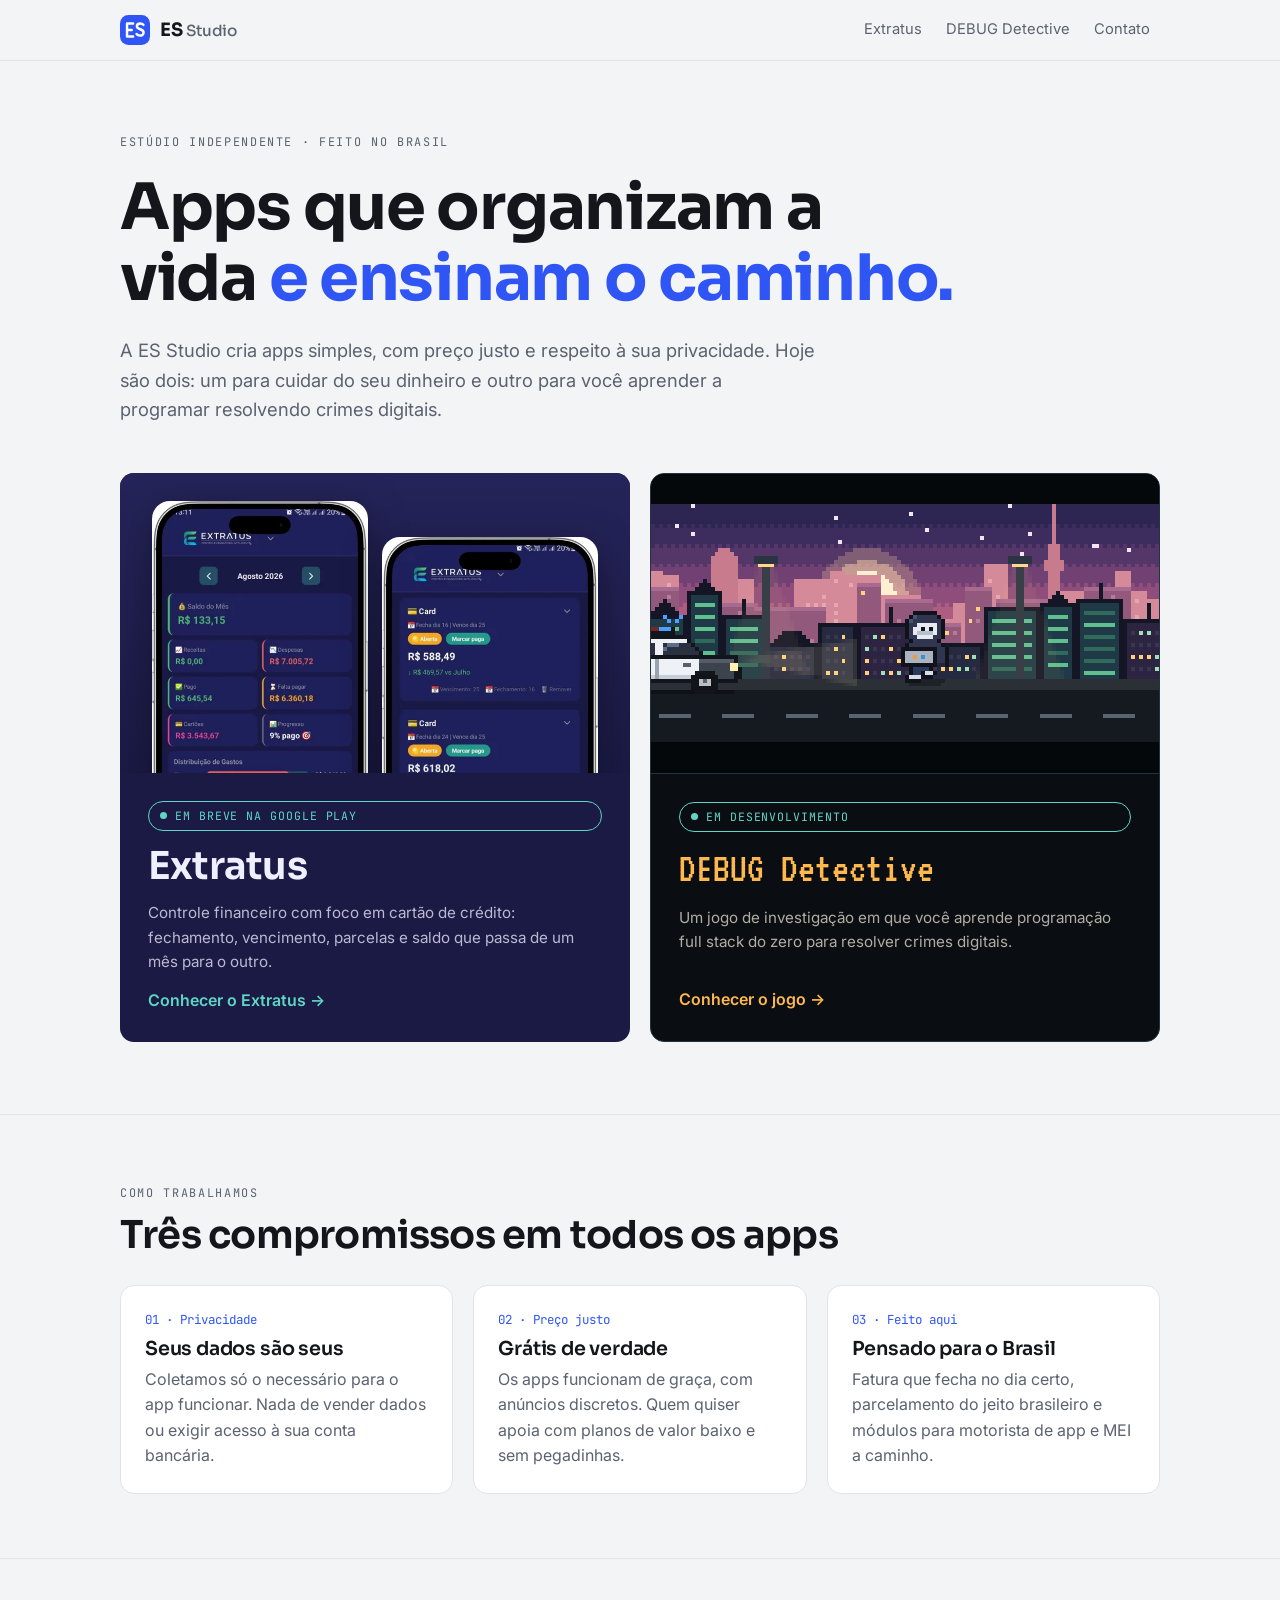
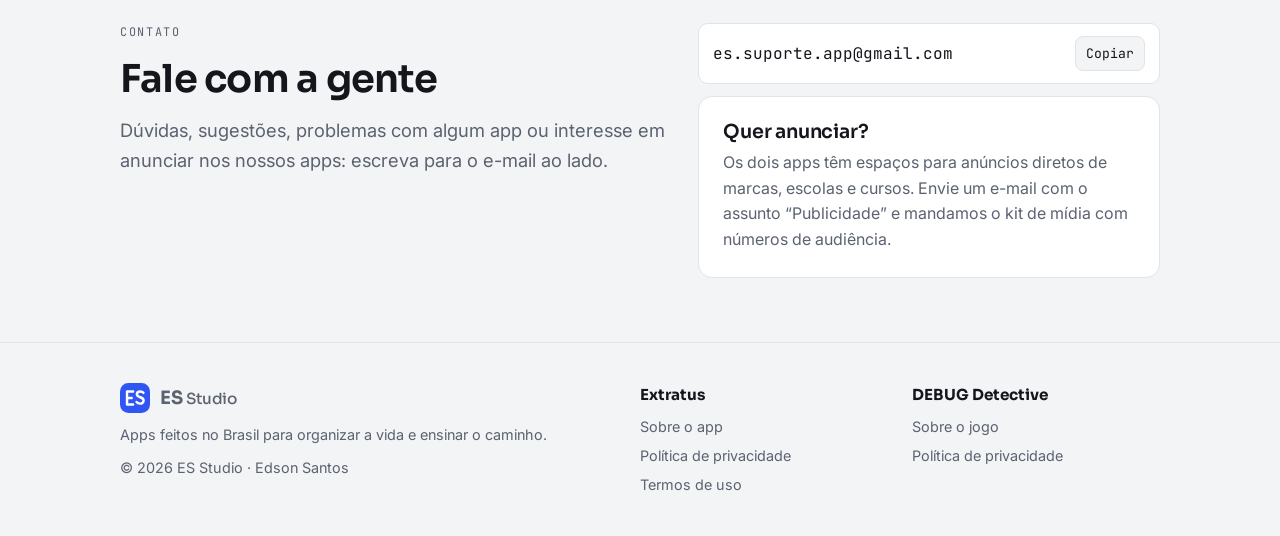
<file: index.html>
<!doctype html>
<html lang="pt-BR">
<head>
<meta charset="utf-8">
<meta name="viewport" content="width=device-width,initial-scale=1,viewport-fit=cover">
<title>ES Studio</title>
<meta name="description" content="Estúdio independente brasileiro por trás do Extratus, app de controle financeiro, e do DEBUG Detective, jogo que ensina programação.">
<meta property="og:title" content="ES Studio">
<meta property="og:description" content="Estúdio independente brasileiro por trás do Extratus, app de controle financeiro, e do DEBUG Detective, jogo que ensina programação.">
<meta name="theme-color" content="#14161c">
<link rel="icon" href="assets/img/favicon.svg" type="image/svg+xml">
<link rel="preconnect" href="https://fonts.googleapis.com"><link rel="preconnect" href="https://fonts.gstatic.com" crossorigin><link rel="stylesheet" href="https://fonts.googleapis.com/css2?family=Sora:wght@500;600;700&family=Inter:wght@400;500;600&family=JetBrains+Mono:wght@400&family=VT323&display=swap">
<link rel="stylesheet" href="assets/style.css">

</head>
<body>
<header class="site-head"><div class="wrap">
  <a class="brand" href="index.html"><svg viewBox="0 0 32 32" aria-hidden="true"><rect width="32" height="32" rx="9" fill="var(--accent)"/><path d="M14 9H7.5v14H14M7.5 16H12.5" stroke="#fff" stroke-width="2.6" fill="none" stroke-linecap="round" stroke-linejoin="round"/><path d="M25 10.5c-.8-1-2-1.5-3.4-1.5-2 0-3.6 1.1-3.6 3 0 4 7.2 2.4 7.2 6.6 0 2-1.7 3.4-3.8 3.4-1.5 0-2.9-.6-3.7-1.7" stroke="#fff" stroke-width="2.6" fill="none" stroke-linecap="round" stroke-linejoin="round"/></svg><span>ES <small>Studio</small></span></a>
  <nav class="nav" aria-label="Principal">
    <a href="extratus/index.html">Extratus</a>
    <a href="debug-detective/index.html">DEBUG Detective</a>
    <a href="index.html#contato">Contato</a>
  </nav>
</div></header>

<main>
<section class="wrap hero stack" style="gap:22px">
  <span class="eyebrow">Estúdio independente · Feito no Brasil</span>
  <h1>Apps que organizam a vida <em>e ensinam o caminho.</em></h1>
  <p class="lead">A ES Studio cria apps simples, com preço justo e respeito à sua privacidade. Hoje são dois: um para cuidar do seu dinheiro e outro para você aprender a programar resolvendo crimes digitais.</p>
</section>

<section class="wrap apps" aria-label="Nossos apps">
  <a class="app-card ext" href="extratus/index.html">
    <div class="media"><img src="assets/img/extratus-inicio.webp" alt="Tela inicial do Extratus com saldo do mês e distribuição de gastos" width="300" height="415"><img src="assets/img/extratus-cartoes.webp" alt="Tela de cartões do Extratus com faturas abertas" width="300" height="415"></div>
    <div class="body">
      <span class="pill" style="color:#5fd6c3"><i></i>Em breve na Google Play</span>
      <h2>Extratus</h2>
      <p class="tag">Controle financeiro com foco em cartão de crédito: fechamento, vencimento, parcelas e saldo que passa de um mês para o outro.</p>
      <span class="more">Conhecer o Extratus →</span>
    </div>
  </a>
  <a class="app-card dbg" href="debug-detective/index.html">
    <div class="media"><canvas class="px" data-scene="chase" data-env="e1" aria-label="Cena em pixel art: suspeito fugindo pela cidade à noite, seguido pela viatura da agência" role="img"></canvas></div>
    <div class="body">
      <span class="pill" style="color:var(--dbg-teal)"><i></i>Em desenvolvimento</span>
      <h2 style="font-family:var(--pixel);font-weight:400;font-size:2.6rem;letter-spacing:0;color:var(--dbg-amber)">DEBUG Detective</h2>
      <p class="tag">Um jogo de investigação em que você aprende programação full stack do zero para resolver crimes digitais.</p>
      <span class="more">Conhecer o jogo →</span>
    </div>
  </a>
</section>

<section class="section"><div class="wrap">
  <span class="eyebrow">Como trabalhamos</span>
  <h2 style="margin-top:10px">Três compromissos em todos os apps</h2>
  <div class="grid3">
    <div class="card"><span class="k">01 · Privacidade</span><h3>Seus dados são seus</h3><p>Coletamos só o necessário para o app funcionar. Nada de vender dados ou exigir acesso à sua conta bancária.</p></div>
    <div class="card"><span class="k">02 · Preço justo</span><h3>Grátis de verdade</h3><p>Os apps funcionam de graça, com anúncios discretos. Quem quiser apoia com planos de valor baixo e sem pegadinhas.</p></div>
    <div class="card"><span class="k">03 · Feito aqui</span><h3>Pensado para o Brasil</h3><p>Fatura que fecha no dia certo, parcelamento do jeito brasileiro e módulos para motorista de app e MEI a caminho.</p></div>
  </div>
</div></section>

<section class="section" id="contato"><div class="wrap contact">
  <div class="stack">
    <span class="eyebrow">Contato</span>
    <h2>Fale com a gente</h2>
    <p class="lead">Dúvidas, sugestões, problemas com algum app ou interesse em anunciar nos nossos apps: escreva para o e-mail ao lado.</p>
  </div>
  <div class="stack" style="gap:12px">
    <div class="mail"><span>es.suporte.app@gmail.com</span><button type="button" data-copy="es.suporte.app@gmail.com">Copiar</button></div>
    <div class="card"><h3>Quer anunciar?</h3><p>Os dois apps têm espaços para anúncios diretos de marcas, escolas e cursos. Envie um e-mail com o assunto “Publicidade” e mandamos o kit de mídia com números de audiência.</p></div>
  </div>
</div></section>
</main>
<footer class="site-foot"><div class="wrap cols">
  <div class="stack" style="gap:10px">
    <a class="brand" href="index.html"><svg viewBox="0 0 32 32" aria-hidden="true"><rect width="32" height="32" rx="9" fill="var(--accent)"/><path d="M14 9H7.5v14H14M7.5 16H12.5" stroke="#fff" stroke-width="2.6" fill="none" stroke-linecap="round" stroke-linejoin="round"/><path d="M25 10.5c-.8-1-2-1.5-3.4-1.5-2 0-3.6 1.1-3.6 3 0 4 7.2 2.4 7.2 6.6 0 2-1.7 3.4-3.8 3.4-1.5 0-2.9-.6-3.7-1.7" stroke="#fff" stroke-width="2.6" fill="none" stroke-linecap="round" stroke-linejoin="round"/></svg><span>ES <small>Studio</small></span></a>
    <p>Apps feitos no Brasil para organizar a vida e ensinar o caminho.</p>
    <p>© 2026 ES Studio · Edson Santos</p>
  </div>
  <div><h4>Extratus</h4><ul>
    <li><a href="extratus/index.html">Sobre o app</a></li>
    <li><a href="extratus/privacidade.html">Política de privacidade</a></li>
    <li><a href="extratus/termos.html">Termos de uso</a></li>
  </ul></div>
  <div><h4>DEBUG Detective</h4><ul>
    <li><a href="debug-detective/index.html">Sobre o jogo</a></li>
    <li><a href="debug-detective/privacidade.html">Política de privacidade</a></li>
  </ul></div>
</div></footer>
<script>
document.addEventListener("click",function(e){var b=e.target.closest("[data-copy]");if(!b)return;var t=b.getAttribute("data-copy");
var done=function(){var o=b.textContent;b.textContent="Copiado";setTimeout(function(){b.textContent=o},1600)};
try{navigator.clipboard.writeText(t).then(done,function(){sel(b)})}catch(err){sel(b)}
function sel(el){var s=el.parentNode.querySelector("span");var r=document.createRange();r.selectNodeContents(s);var w=getSelection();w.removeAllRanges();w.addRange(r)}});
</script><script src="assets/pixel.js"></script>
</body>
</html>
</file>
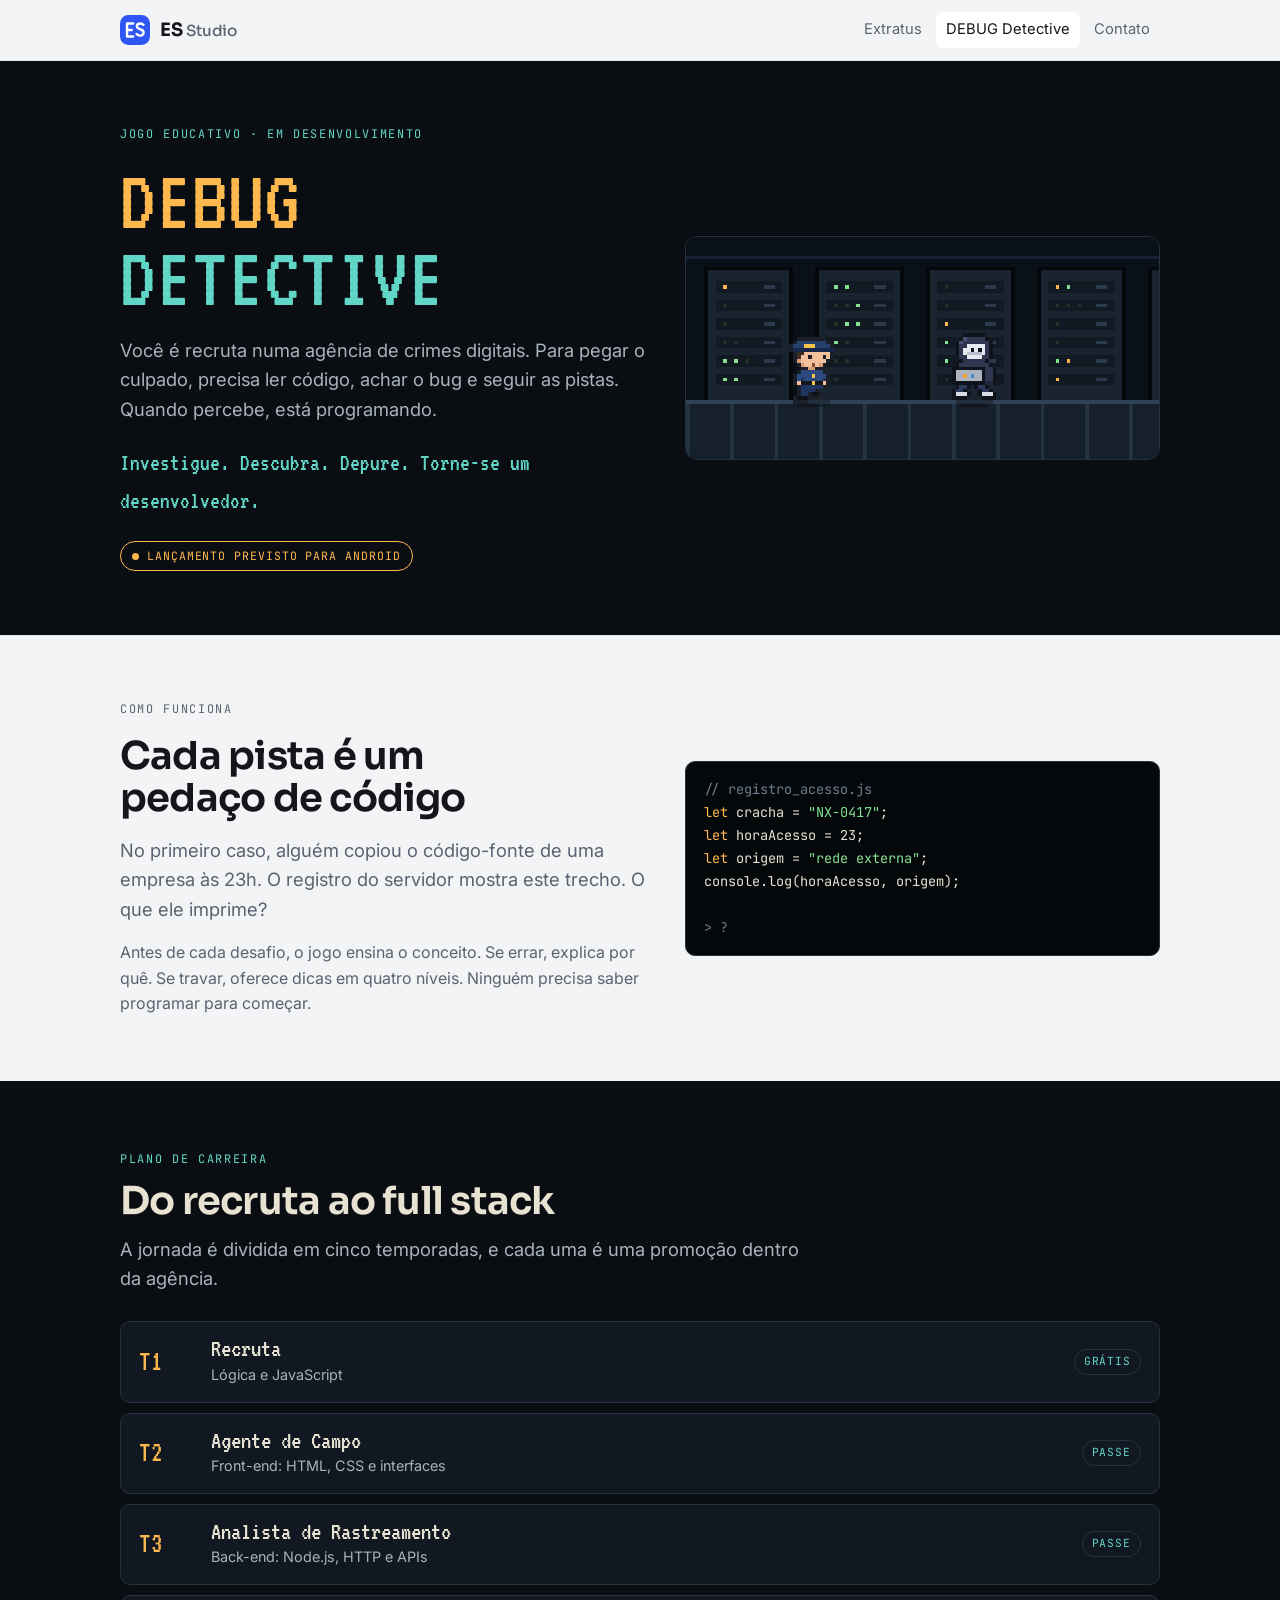
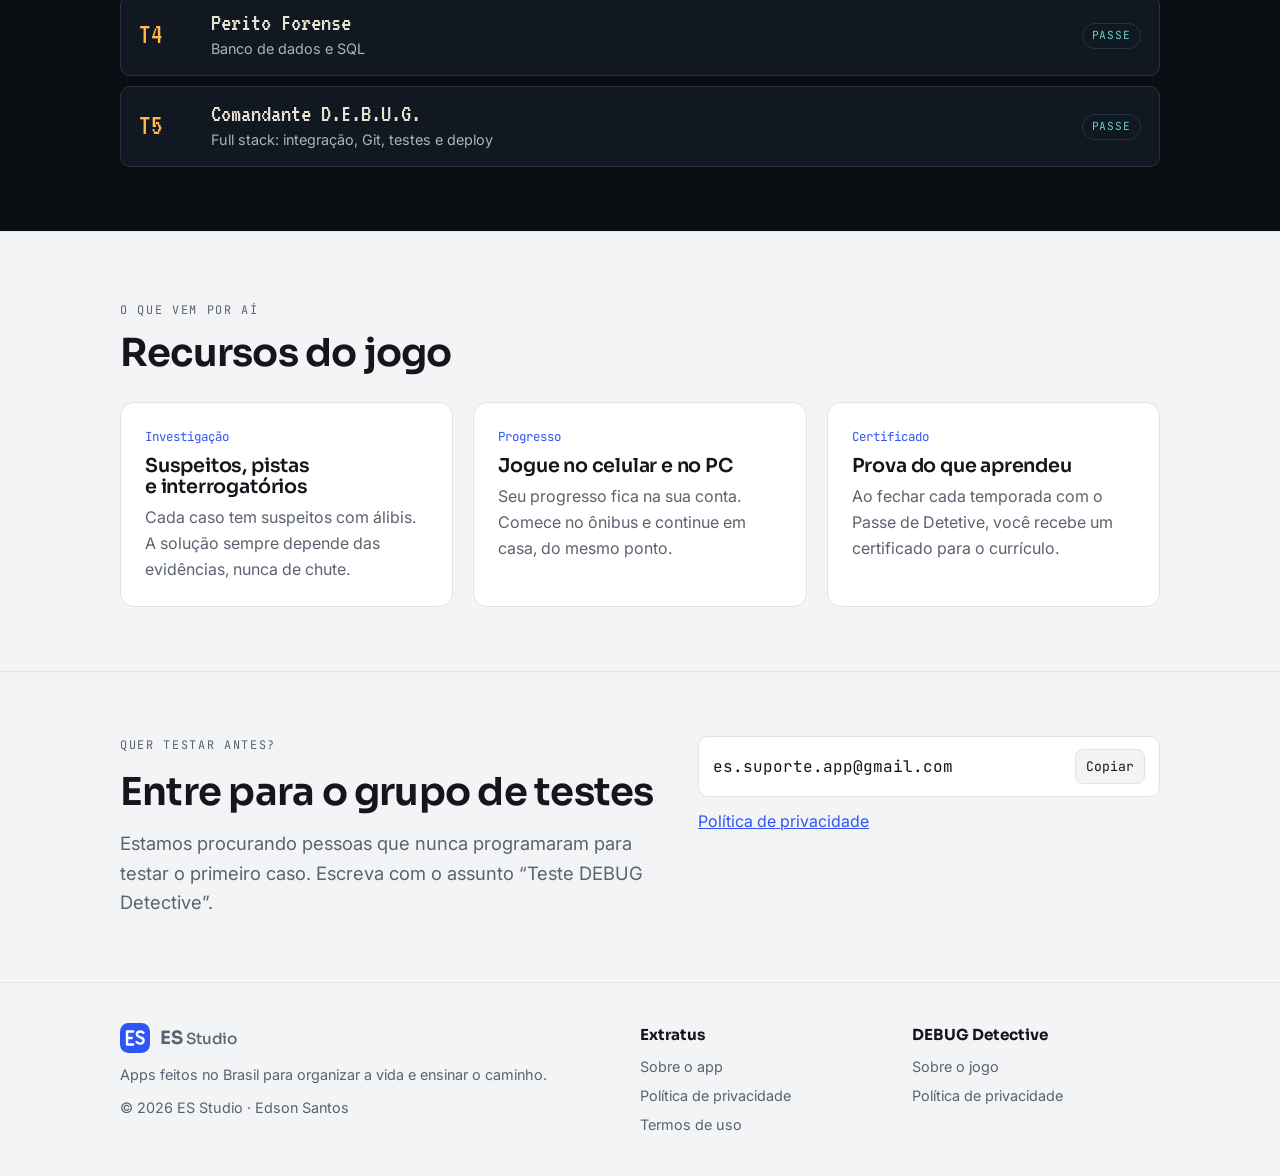
<file: debug-detective/index.html>
<!doctype html>
<html lang="pt-BR">
<head>
<meta charset="utf-8">
<meta name="viewport" content="width=device-width,initial-scale=1,viewport-fit=cover">
<title>DEBUG Detective · Aprenda a programar</title>
<meta name="description" content="DEBUG Detective: jogo de investigação em que você aprende programação full stack do zero para resolver crimes digitais.">
<meta property="og:title" content="DEBUG Detective · Aprenda a programar">
<meta property="og:description" content="DEBUG Detective: jogo de investigação em que você aprende programação full stack do zero para resolver crimes digitais.">
<meta name="theme-color" content="#14161c">
<link rel="icon" href="../assets/img/favicon.svg" type="image/svg+xml">
<link rel="preconnect" href="https://fonts.googleapis.com"><link rel="preconnect" href="https://fonts.gstatic.com" crossorigin><link rel="stylesheet" href="https://fonts.googleapis.com/css2?family=Sora:wght@500;600;700&family=Inter:wght@400;500;600&family=JetBrains+Mono:wght@400&family=VT323&display=swap">
<link rel="stylesheet" href="../assets/style.css">

</head>
<body>
<header class="site-head"><div class="wrap">
  <a class="brand" href="../index.html"><svg viewBox="0 0 32 32" aria-hidden="true"><rect width="32" height="32" rx="9" fill="var(--accent)"/><path d="M14 9H7.5v14H14M7.5 16H12.5" stroke="#fff" stroke-width="2.6" fill="none" stroke-linecap="round" stroke-linejoin="round"/><path d="M25 10.5c-.8-1-2-1.5-3.4-1.5-2 0-3.6 1.1-3.6 3 0 4 7.2 2.4 7.2 6.6 0 2-1.7 3.4-3.8 3.4-1.5 0-2.9-.6-3.7-1.7" stroke="#fff" stroke-width="2.6" fill="none" stroke-linecap="round" stroke-linejoin="round"/></svg><span>ES <small>Studio</small></span></a>
  <nav class="nav" aria-label="Principal">
    <a href="../extratus/index.html">Extratus</a>
    <a href="../debug-detective/index.html" aria-current="page">DEBUG Detective</a>
    <a href="../index.html#contato">Contato</a>
  </nav>
</div></header>

<main>
<section class="band dbg"><div class="wrap split">
  <div class="stack" style="gap:20px">
    <span class="eyebrow">Jogo educativo · Em desenvolvimento</span>
    <div class="pixel-title">DEBUG<br><span>DETECTIVE</span></div>
    <p class="lead">Você é recruta numa agência de crimes digitais. Para pegar o culpado, precisa ler código, achar o bug e seguir as pistas. Quando percebe, está programando.</p>
    <p style="font-family:var(--pixel);font-size:1.5rem;color:var(--dbg-teal)">Investigue. Descubra. Depure. Torne-se um desenvolvedor.</p>
    <div class="row"><span class="pill" style="color:var(--dbg-amber)"><i></i>Lançamento previsto para Android</span></div>
  </div>
  <div class="crt"><canvas class="px" data-scene="chase" data-env="e2" role="img" aria-label="Cena em pixel art: suspeito correndo entre servidores, perseguido por uma agente"></canvas></div>
</div></section>

<section class="section"><div class="wrap split">
  <div class="stack">
    <span class="eyebrow">Como funciona</span>
    <h2>Cada pista é um pedaço de código</h2>
    <p class="lead">No primeiro caso, alguém copiou o código-fonte de uma empresa às 23h. O registro do servidor mostra este trecho. O que ele imprime?</p>
    <p style="color:var(--muted)">Antes de cada desafio, o jogo ensina o conceito. Se errar, explica por quê. Se travar, oferece dicas em quatro níveis. Ninguém precisa saber programar para começar.</p>
  </div>
  <div class="term"><span class="c">// registro_acesso.js</span>
<span class="k">let</span> cracha = <span class="s">"NX-0417"</span>;
<span class="k">let</span> horaAcesso = 23;
<span class="k">let</span> origem = <span class="s">"rede externa"</span>;
console.log(horaAcesso, origem);

<span class="c">&gt; ?</span></div>
</div></section>

<section class="band dbg"><div class="wrap">
  <span class="eyebrow">Plano de carreira</span>
  <h2 style="margin-top:10px">Do recruta ao full stack</h2>
  <p class="lead" style="margin-top:12px">A jornada é dividida em cinco temporadas, e cada uma é uma promoção dentro da agência.</p>
  <ol class="ladder">
    <li><div><b>Recruta</b><span>Lógica e JavaScript</span></div><em>Grátis</em></li>
    <li><div><b>Agente de Campo</b><span>Front-end: HTML, CSS e interfaces</span></div><em>Passe</em></li>
    <li><div><b>Analista de Rastreamento</b><span>Back-end: Node.js, HTTP e APIs</span></div><em>Passe</em></li>
    <li><div><b>Perito Forense</b><span>Banco de dados e SQL</span></div><em>Passe</em></li>
    <li><div><b>Comandante D.E.B.U.G.</b><span>Full stack: integração, Git, testes e deploy</span></div><em>Passe</em></li>
  </ol>
</div></section>

<section class="section"><div class="wrap">
  <span class="eyebrow">O que vem por aí</span>
  <h2 style="margin-top:10px">Recursos do jogo</h2>
  <div class="grid3">
    <div class="card"><span class="k">Investigação</span><h3>Suspeitos, pistas e interrogatórios</h3><p>Cada caso tem suspeitos com álibis. A solução sempre depende das evidências, nunca de chute.</p></div>
    <div class="card"><span class="k">Progresso</span><h3>Jogue no celular e no PC</h3><p>Seu progresso fica na sua conta. Comece no ônibus e continue em casa, do mesmo ponto.</p></div>
    <div class="card"><span class="k">Certificado</span><h3>Prova do que aprendeu</h3><p>Ao fechar cada temporada com o Passe de Detetive, você recebe um certificado para o currículo.</p></div>
  </div>
</div></section>

<section class="section"><div class="wrap contact">
  <div class="stack"><span class="eyebrow">Quer testar antes?</span><h2>Entre para o grupo de testes</h2><p class="lead">Estamos procurando pessoas que nunca programaram para testar o primeiro caso. Escreva com o assunto “Teste DEBUG Detective”.</p></div>
  <div class="stack" style="gap:12px"><div class="mail"><span>es.suporte.app@gmail.com</span><button type="button" data-copy="es.suporte.app@gmail.com">Copiar</button></div><p style="color:var(--muted)"><a href="privacidade.html">Política de privacidade</a></p></div>
</div></section>
</main>
<footer class="site-foot"><div class="wrap cols">
  <div class="stack" style="gap:10px">
    <a class="brand" href="../index.html"><svg viewBox="0 0 32 32" aria-hidden="true"><rect width="32" height="32" rx="9" fill="var(--accent)"/><path d="M14 9H7.5v14H14M7.5 16H12.5" stroke="#fff" stroke-width="2.6" fill="none" stroke-linecap="round" stroke-linejoin="round"/><path d="M25 10.5c-.8-1-2-1.5-3.4-1.5-2 0-3.6 1.1-3.6 3 0 4 7.2 2.4 7.2 6.6 0 2-1.7 3.4-3.8 3.4-1.5 0-2.9-.6-3.7-1.7" stroke="#fff" stroke-width="2.6" fill="none" stroke-linecap="round" stroke-linejoin="round"/></svg><span>ES <small>Studio</small></span></a>
    <p>Apps feitos no Brasil para organizar a vida e ensinar o caminho.</p>
    <p>© 2026 ES Studio · Edson Santos</p>
  </div>
  <div><h4>Extratus</h4><ul>
    <li><a href="../extratus/index.html">Sobre o app</a></li>
    <li><a href="../extratus/privacidade.html">Política de privacidade</a></li>
    <li><a href="../extratus/termos.html">Termos de uso</a></li>
  </ul></div>
  <div><h4>DEBUG Detective</h4><ul>
    <li><a href="../debug-detective/index.html">Sobre o jogo</a></li>
    <li><a href="../debug-detective/privacidade.html">Política de privacidade</a></li>
  </ul></div>
</div></footer>
<script>
document.addEventListener("click",function(e){var b=e.target.closest("[data-copy]");if(!b)return;var t=b.getAttribute("data-copy");
var done=function(){var o=b.textContent;b.textContent="Copiado";setTimeout(function(){b.textContent=o},1600)};
try{navigator.clipboard.writeText(t).then(done,function(){sel(b)})}catch(err){sel(b)}
function sel(el){var s=el.parentNode.querySelector("span");var r=document.createRange();r.selectNodeContents(s);var w=getSelection();w.removeAllRanges();w.addRange(r)}});
</script><script src="../assets/pixel.js"></script>
</body>
</html>
</file>
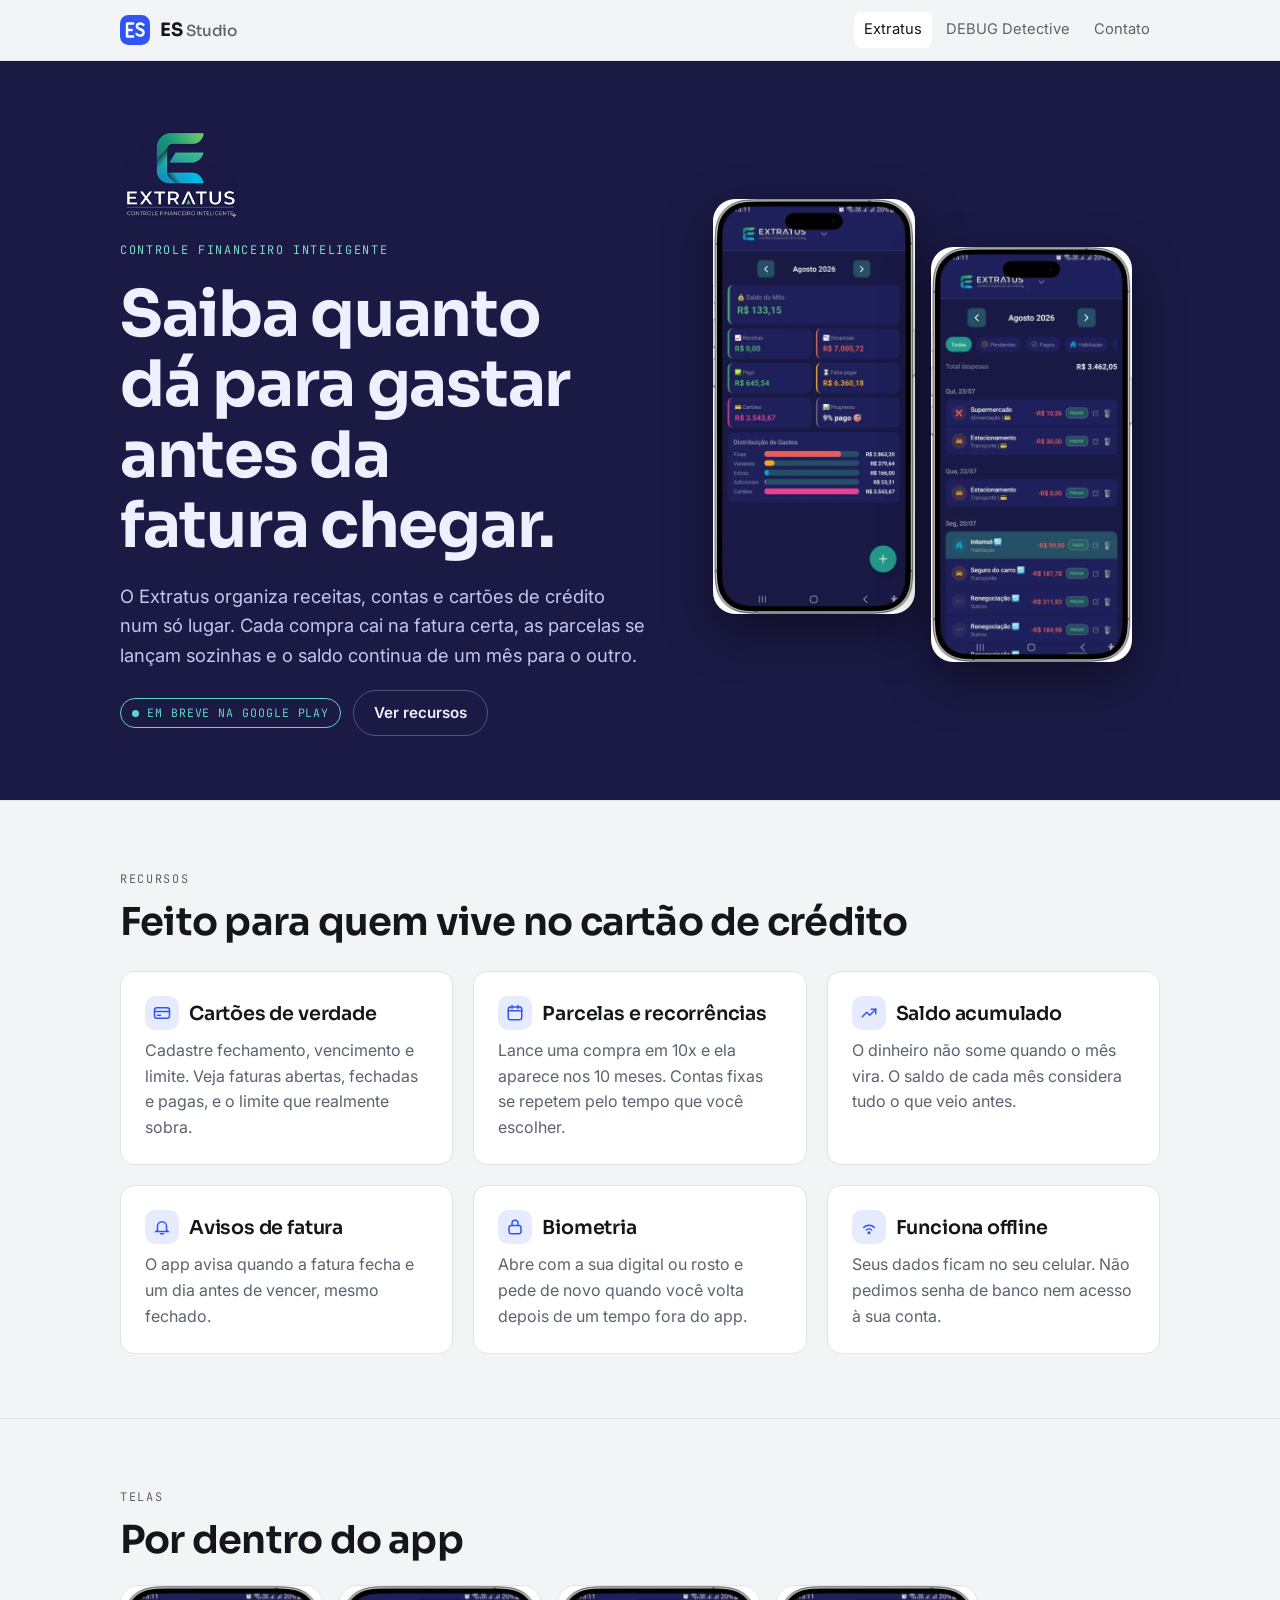
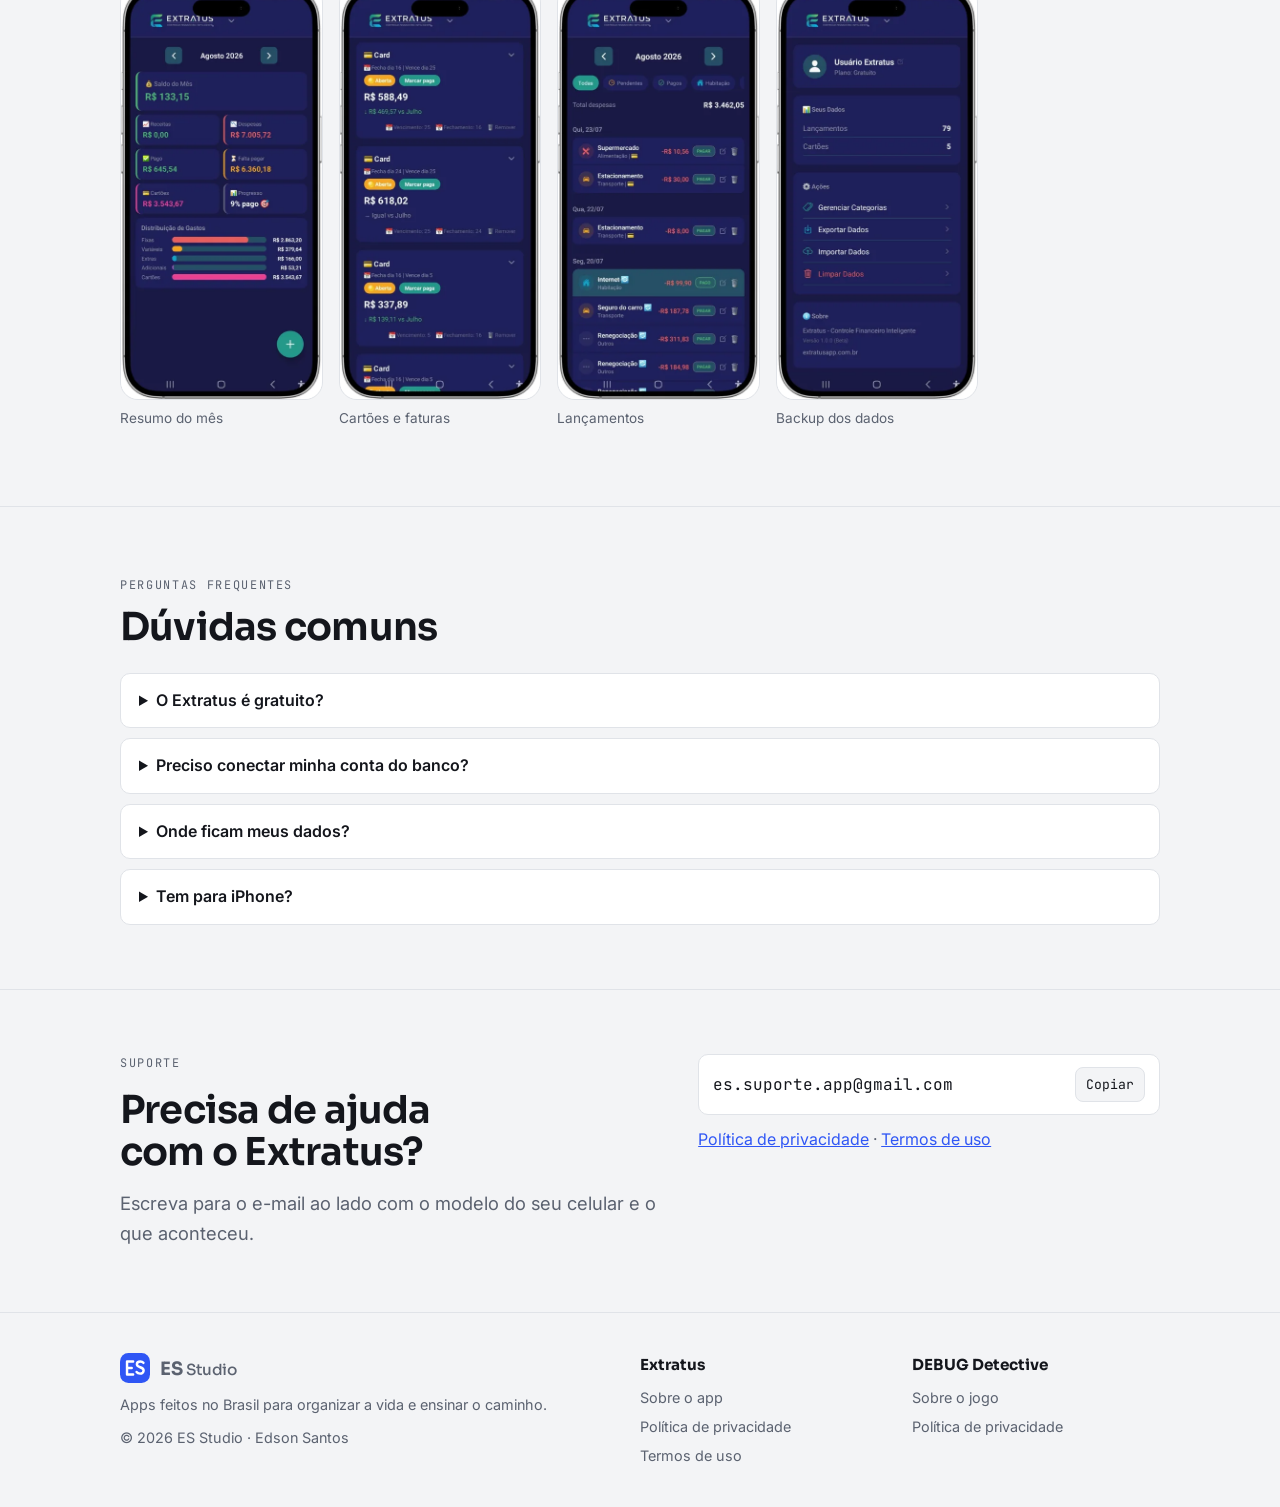
<file: extratus/index.html>
<!doctype html>
<html lang="pt-BR">
<head>
<meta charset="utf-8">
<meta name="viewport" content="width=device-width,initial-scale=1,viewport-fit=cover">
<title>Extratus · Controle financeiro</title>
<meta name="description" content="Extratus: app de controle financeiro pessoal com gestão completa de cartões de crédito, parcelas, recorrências e saldo acumulado. Funciona offline.">
<meta property="og:title" content="Extratus · Controle financeiro">
<meta property="og:description" content="Extratus: app de controle financeiro pessoal com gestão completa de cartões de crédito, parcelas, recorrências e saldo acumulado. Funciona offline.">
<meta name="theme-color" content="#14161c">
<link rel="icon" href="../assets/img/favicon.svg" type="image/svg+xml">
<link rel="preconnect" href="https://fonts.googleapis.com"><link rel="preconnect" href="https://fonts.gstatic.com" crossorigin><link rel="stylesheet" href="https://fonts.googleapis.com/css2?family=Sora:wght@500;600;700&family=Inter:wght@400;500;600&family=JetBrains+Mono:wght@400&family=VT323&display=swap">
<link rel="stylesheet" href="../assets/style.css">

</head>
<body>
<header class="site-head"><div class="wrap">
  <a class="brand" href="../index.html"><svg viewBox="0 0 32 32" aria-hidden="true"><rect width="32" height="32" rx="9" fill="var(--accent)"/><path d="M14 9H7.5v14H14M7.5 16H12.5" stroke="#fff" stroke-width="2.6" fill="none" stroke-linecap="round" stroke-linejoin="round"/><path d="M25 10.5c-.8-1-2-1.5-3.4-1.5-2 0-3.6 1.1-3.6 3 0 4 7.2 2.4 7.2 6.6 0 2-1.7 3.4-3.8 3.4-1.5 0-2.9-.6-3.7-1.7" stroke="#fff" stroke-width="2.6" fill="none" stroke-linecap="round" stroke-linejoin="round"/></svg><span>ES <small>Studio</small></span></a>
  <nav class="nav" aria-label="Principal">
    <a href="../extratus/index.html" aria-current="page">Extratus</a>
    <a href="../debug-detective/index.html">DEBUG Detective</a>
    <a href="../index.html#contato">Contato</a>
  </nav>
</div></header>

<main>
<section class="band ext"><div class="wrap split">
  <div class="stack" style="gap:20px">
    <img class="ext-logo" src="../assets/img/extratus-marca.png" alt="Extratus, controle financeiro inteligente" width="120" height="110">
    <span class="eyebrow">Controle financeiro inteligente</span>
    <h1>Saiba quanto dá para gastar antes da fatura chegar.</h1>
    <p class="lead">O Extratus organiza receitas, contas e cartões de crédito num só lugar. Cada compra cai na fatura certa, as parcelas se lançam sozinhas e o saldo continua de um mês para o outro.</p>
    <div class="row">
      <span class="pill" style="color:#5fd6c3"><i></i>Em breve na Google Play</span>
      <a class="btn ghost" href="#recursos">Ver recursos</a>
    </div>
  </div>
  <div class="phones">
    <img src="../assets/img/extratus-inicio.webp" alt="Tela inicial: saldo do mês, receitas, despesas, pago e falta pagar" width="300" height="415">
    <img src="../assets/img/extratus-lancamentos.webp" alt="Lista de lançamentos do mês com filtros por categoria" width="300" height="415">
  </div>
</div></section>

<section class="section" id="recursos"><div class="wrap">
  <span class="eyebrow">Recursos</span>
  <h2 style="margin-top:10px">Feito para quem vive no cartão de crédito</h2>
  <div class="feat">
    <div class="card"><h3><span class="ico"><svg viewBox="0 0 24 24" fill="none" stroke="currentColor" stroke-width="2" stroke-linecap="round"><rect x="2" y="5" width="20" height="14" rx="3"/><path d="M2 10h20M6 15h4"/></svg></span>Cartões de verdade</h3><p>Cadastre fechamento, vencimento e limite. Veja faturas abertas, fechadas e pagas, e o limite que realmente sobra.</p></div>
    <div class="card"><h3><span class="ico"><svg viewBox="0 0 24 24" fill="none" stroke="currentColor" stroke-width="2" stroke-linecap="round"><rect x="3" y="4" width="18" height="17" rx="3"/><path d="M3 9h18M8 2v4M16 2v4"/></svg></span>Parcelas e recorrências</h3><p>Lance uma compra em 10x e ela aparece nos 10 meses. Contas fixas se repetem pelo tempo que você escolher.</p></div>
    <div class="card"><h3><span class="ico"><svg viewBox="0 0 24 24" fill="none" stroke="currentColor" stroke-width="2" stroke-linecap="round"><path d="M3 17l6-6 4 4 8-8"/><path d="M15 7h6v6"/></svg></span>Saldo acumulado</h3><p>O dinheiro não some quando o mês vira. O saldo de cada mês considera tudo o que veio antes.</p></div>
    <div class="card"><h3><span class="ico"><svg viewBox="0 0 24 24" fill="none" stroke="currentColor" stroke-width="2" stroke-linecap="round"><path d="M6 16V11a6 6 0 0 1 12 0v5l2 2H4z"/><path d="M10 21h4"/></svg></span>Avisos de fatura</h3><p>O app avisa quando a fatura fecha e um dia antes de vencer, mesmo fechado.</p></div>
    <div class="card"><h3><span class="ico"><svg viewBox="0 0 24 24" fill="none" stroke="currentColor" stroke-width="2" stroke-linecap="round"><rect x="4" y="10" width="16" height="11" rx="3"/><path d="M8 10V7a4 4 0 0 1 8 0v3"/></svg></span>Biometria</h3><p>Abre com a sua digital ou rosto e pede de novo quando você volta depois de um tempo fora do app.</p></div>
    <div class="card"><h3><span class="ico"><svg viewBox="0 0 24 24" fill="none" stroke="currentColor" stroke-width="2" stroke-linecap="round"><path d="M5 12.5a10 10 0 0 1 14 0M8.5 16a5 5 0 0 1 7 0"/><circle cx="12" cy="19.5" r="1"/></svg></span>Funciona offline</h3><p>Seus dados ficam no seu celular. Não pedimos senha de banco nem acesso à sua conta.</p></div>
  </div>
</div></section>

<section class="section"><div class="wrap">
  <span class="eyebrow">Telas</span>
  <h2 style="margin-top:10px">Por dentro do app</h2>
  <div class="shots">
    <figure><img src="../assets/img/extratus-inicio.webp" alt="Tela inicial com resumo do mês" width="420" height="865" loading="lazy"><figcaption>Resumo do mês</figcaption></figure>
    <figure><img src="../assets/img/extratus-cartoes.webp" alt="Cartões com faturas e vencimentos" width="420" height="865" loading="lazy"><figcaption>Cartões e faturas</figcaption></figure>
    <figure><img src="../assets/img/extratus-lancamentos.webp" alt="Lançamentos com filtros" width="420" height="865" loading="lazy"><figcaption>Lançamentos</figcaption></figure>
    <figure><img src="../assets/img/extratus-config.webp" alt="Configurações com exportação e importação de dados" width="420" height="865" loading="lazy"><figcaption>Backup dos dados</figcaption></figure>
  </div>
</div></section>

<section class="section"><div class="wrap">
  <span class="eyebrow">Perguntas frequentes</span>
  <h2 style="margin-top:10px">Dúvidas comuns</h2>
  <div class="faq">
    <details><summary>O Extratus é gratuito?</summary><p>Sim. O app completo é gratuito, com anúncios discretos. No futuro haverá um plano Premium de valor baixo, com backup na nuvem e sem anúncios.</p></details>
    <details><summary>Preciso conectar minha conta do banco?</summary><p>Não. Você lança seus gastos no app. Não pedimos senha de banco nem acesso à sua conta.</p></details>
    <details><summary>Onde ficam meus dados?</summary><p>No seu celular. Você pode exportar um backup a qualquer momento e importar em outro aparelho.</p></details>
    <details><summary>Tem para iPhone?</summary><p>Por enquanto, só Android. A versão para iPhone está nos planos.</p></details>
  </div>
</div></section>

<section class="section"><div class="wrap contact">
  <div class="stack"><span class="eyebrow">Suporte</span><h2>Precisa de ajuda com o Extratus?</h2><p class="lead">Escreva para o e-mail ao lado com o modelo do seu celular e o que aconteceu.</p></div>
  <div class="stack" style="gap:12px"><div class="mail"><span>es.suporte.app@gmail.com</span><button type="button" data-copy="es.suporte.app@gmail.com">Copiar</button></div><p style="color:var(--muted)"><a href="privacidade.html">Política de privacidade</a> · <a href="termos.html">Termos de uso</a></p></div>
</div></section>
</main>
<footer class="site-foot"><div class="wrap cols">
  <div class="stack" style="gap:10px">
    <a class="brand" href="../index.html"><svg viewBox="0 0 32 32" aria-hidden="true"><rect width="32" height="32" rx="9" fill="var(--accent)"/><path d="M14 9H7.5v14H14M7.5 16H12.5" stroke="#fff" stroke-width="2.6" fill="none" stroke-linecap="round" stroke-linejoin="round"/><path d="M25 10.5c-.8-1-2-1.5-3.4-1.5-2 0-3.6 1.1-3.6 3 0 4 7.2 2.4 7.2 6.6 0 2-1.7 3.4-3.8 3.4-1.5 0-2.9-.6-3.7-1.7" stroke="#fff" stroke-width="2.6" fill="none" stroke-linecap="round" stroke-linejoin="round"/></svg><span>ES <small>Studio</small></span></a>
    <p>Apps feitos no Brasil para organizar a vida e ensinar o caminho.</p>
    <p>© 2026 ES Studio · Edson Santos</p>
  </div>
  <div><h4>Extratus</h4><ul>
    <li><a href="../extratus/index.html">Sobre o app</a></li>
    <li><a href="../extratus/privacidade.html">Política de privacidade</a></li>
    <li><a href="../extratus/termos.html">Termos de uso</a></li>
  </ul></div>
  <div><h4>DEBUG Detective</h4><ul>
    <li><a href="../debug-detective/index.html">Sobre o jogo</a></li>
    <li><a href="../debug-detective/privacidade.html">Política de privacidade</a></li>
  </ul></div>
</div></footer>
<script>
document.addEventListener("click",function(e){var b=e.target.closest("[data-copy]");if(!b)return;var t=b.getAttribute("data-copy");
var done=function(){var o=b.textContent;b.textContent="Copiado";setTimeout(function(){b.textContent=o},1600)};
try{navigator.clipboard.writeText(t).then(done,function(){sel(b)})}catch(err){sel(b)}
function sel(el){var s=el.parentNode.querySelector("span");var r=document.createRange();r.selectNodeContents(s);var w=getSelection();w.removeAllRanges();w.addRange(r)}});
</script>
</body>
</html>
</file>
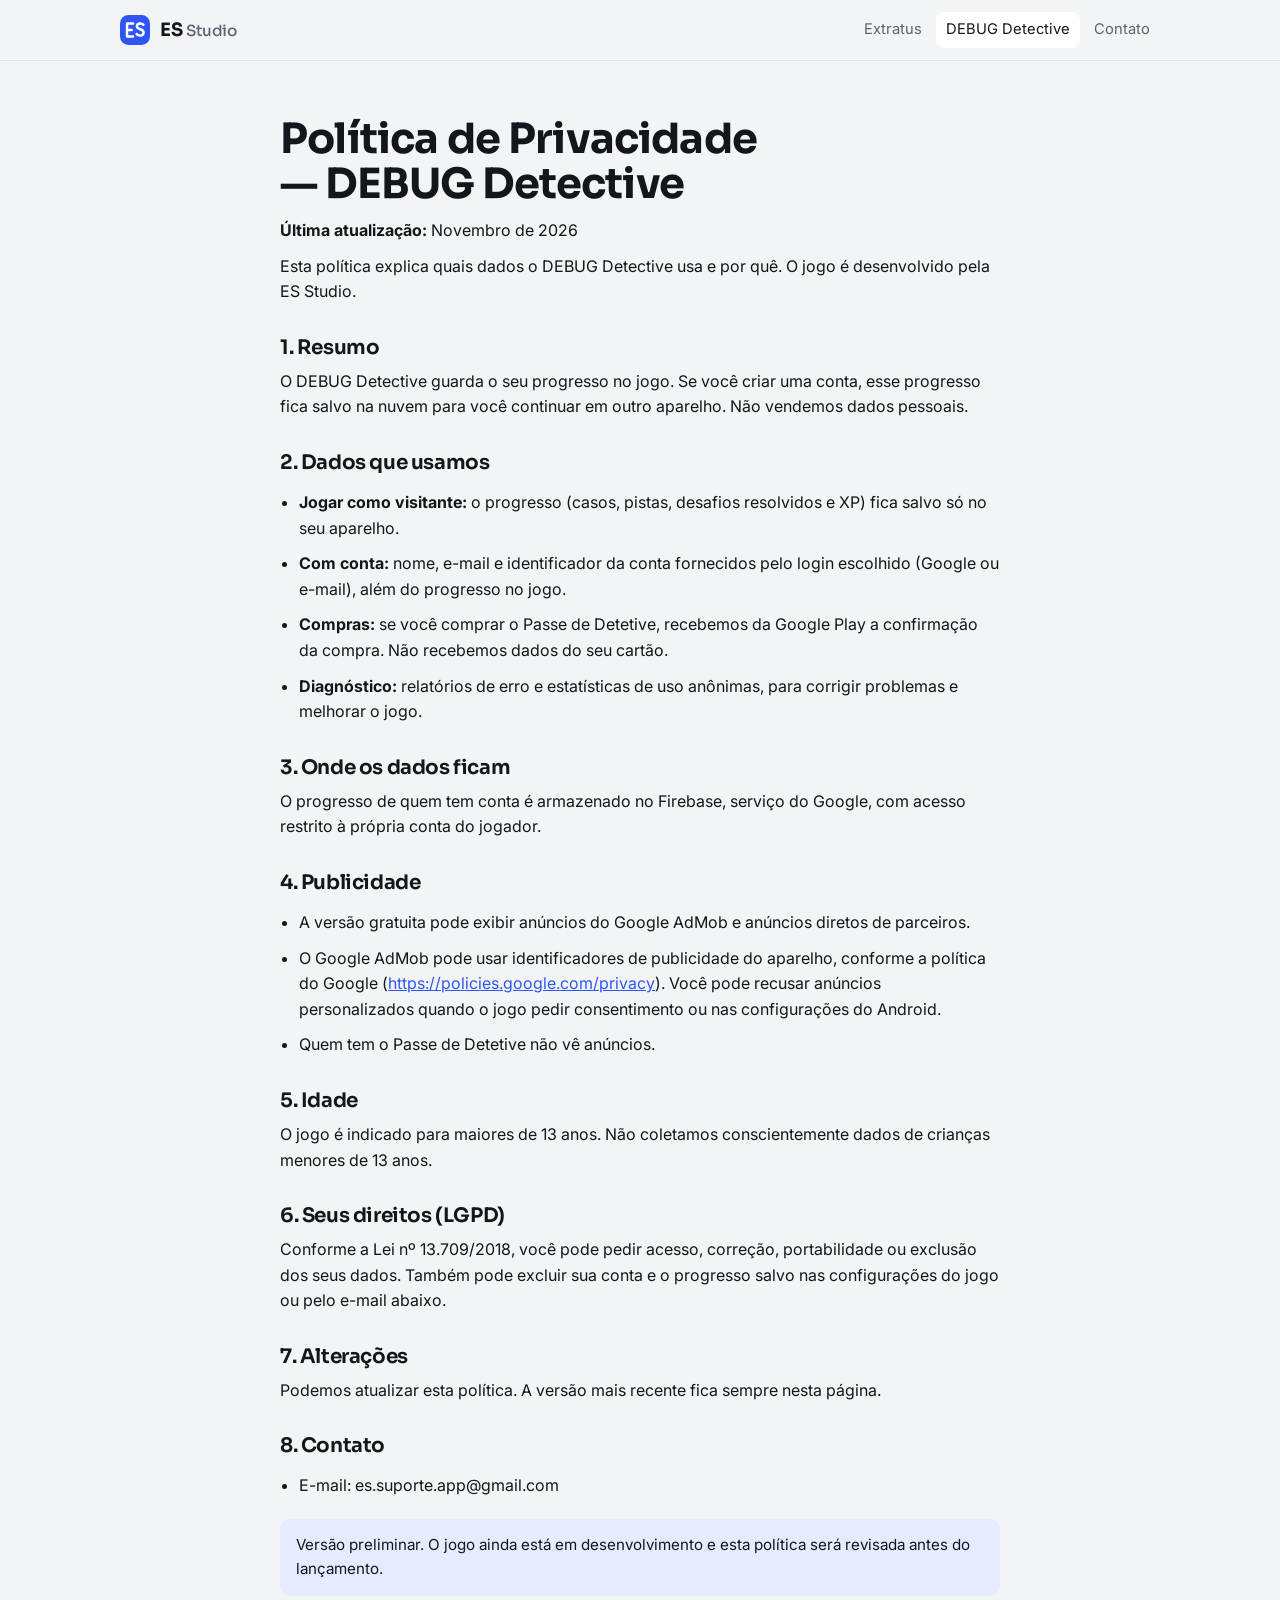
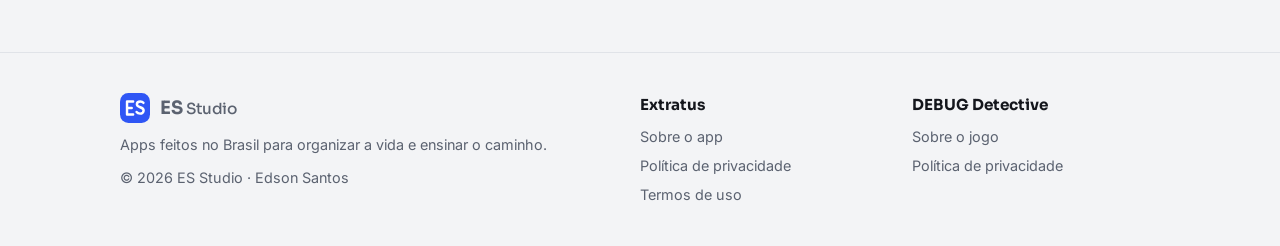
<file: debug-detective/privacidade.html>
<!doctype html>
<html lang="pt-BR">
<head>
<meta charset="utf-8">
<meta name="viewport" content="width=device-width,initial-scale=1,viewport-fit=cover">
<title>Política de Privacidade — DEBUG Detective</title>
<meta name="description" content="Política de privacidade do jogo DEBUG Detective.">
<meta property="og:title" content="Política de Privacidade — DEBUG Detective">
<meta property="og:description" content="Política de privacidade do jogo DEBUG Detective.">
<meta name="theme-color" content="#14161c">
<link rel="icon" href="../assets/img/favicon.svg" type="image/svg+xml">
<link rel="preconnect" href="https://fonts.googleapis.com"><link rel="preconnect" href="https://fonts.gstatic.com" crossorigin><link rel="stylesheet" href="https://fonts.googleapis.com/css2?family=Sora:wght@500;600;700&family=Inter:wght@400;500;600&family=JetBrains+Mono:wght@400&family=VT323&display=swap">
<link rel="stylesheet" href="../assets/style.css">

</head>
<body>
<header class="site-head"><div class="wrap">
  <a class="brand" href="../index.html"><svg viewBox="0 0 32 32" aria-hidden="true"><rect width="32" height="32" rx="9" fill="var(--accent)"/><path d="M14 9H7.5v14H14M7.5 16H12.5" stroke="#fff" stroke-width="2.6" fill="none" stroke-linecap="round" stroke-linejoin="round"/><path d="M25 10.5c-.8-1-2-1.5-3.4-1.5-2 0-3.6 1.1-3.6 3 0 4 7.2 2.4 7.2 6.6 0 2-1.7 3.4-3.8 3.4-1.5 0-2.9-.6-3.7-1.7" stroke="#fff" stroke-width="2.6" fill="none" stroke-linecap="round" stroke-linejoin="round"/></svg><span>ES <small>Studio</small></span></a>
  <nav class="nav" aria-label="Principal">
    <a href="../extratus/index.html">Extratus</a>
    <a href="../debug-detective/index.html" aria-current="page">DEBUG Detective</a>
    <a href="../index.html#contato">Contato</a>
  </nav>
</div></header>
<main class="wrap legal">
<h1>Política de Privacidade — DEBUG Detective</h1>
<p><strong>Última atualização:</strong> Novembro de 2026</p>
<p>Esta política explica quais dados o DEBUG Detective usa e por quê. O jogo é desenvolvido pela ES Studio.</p>
<h2>1. Resumo</h2>
<p>O DEBUG Detective guarda o seu progresso no jogo. Se você criar uma conta, esse progresso fica salvo na nuvem para você continuar em outro aparelho. Não vendemos dados pessoais.</p>
<h2>2. Dados que usamos</h2>
<ul>
<li><strong>Jogar como visitante:</strong> o progresso (casos, pistas, desafios resolvidos e XP) fica salvo só no seu aparelho.</li>
<li><strong>Com conta:</strong> nome, e-mail e identificador da conta fornecidos pelo login escolhido (Google ou e-mail), além do progresso no jogo.</li>
<li><strong>Compras:</strong> se você comprar o Passe de Detetive, recebemos da Google Play a confirmação da compra. Não recebemos dados do seu cartão.</li>
<li><strong>Diagnóstico:</strong> relatórios de erro e estatísticas de uso anônimas, para corrigir problemas e melhorar o jogo.</li>
</ul>
<h2>3. Onde os dados ficam</h2>
<p>O progresso de quem tem conta é armazenado no Firebase, serviço do Google, com acesso restrito à própria conta do jogador.</p>
<h2>4. Publicidade</h2>
<ul>
<li>A versão gratuita pode exibir anúncios do Google AdMob e anúncios diretos de parceiros.</li>
<li>O Google AdMob pode usar identificadores de publicidade do aparelho, conforme a política do Google (<a href="https://policies.google.com/privacy" rel="noopener">https://policies.google.com/privacy</a>). Você pode recusar anúncios personalizados quando o jogo pedir consentimento ou nas configurações do Android.</li>
<li>Quem tem o Passe de Detetive não vê anúncios.</li>
</ul>
<h2>5. Idade</h2>
<p>O jogo é indicado para maiores de 13 anos. Não coletamos conscientemente dados de crianças menores de 13 anos.</p>
<h2>6. Seus direitos (LGPD)</h2>
<p>Conforme a Lei nº 13.709/2018, você pode pedir acesso, correção, portabilidade ou exclusão dos seus dados. Também pode excluir sua conta e o progresso salvo nas configurações do jogo ou pelo e-mail abaixo.</p>
<h2>7. Alterações</h2>
<p>Podemos atualizar esta política. A versão mais recente fica sempre nesta página.</p>
<h2>8. Contato</h2>
<ul>
<li>E-mail: es.suporte.app@gmail.com</li>
</ul>
<p class="note">Versão preliminar. O jogo ainda está em desenvolvimento e esta política será revisada antes do lançamento.</p>
</main>
<footer class="site-foot"><div class="wrap cols">
  <div class="stack" style="gap:10px">
    <a class="brand" href="../index.html"><svg viewBox="0 0 32 32" aria-hidden="true"><rect width="32" height="32" rx="9" fill="var(--accent)"/><path d="M14 9H7.5v14H14M7.5 16H12.5" stroke="#fff" stroke-width="2.6" fill="none" stroke-linecap="round" stroke-linejoin="round"/><path d="M25 10.5c-.8-1-2-1.5-3.4-1.5-2 0-3.6 1.1-3.6 3 0 4 7.2 2.4 7.2 6.6 0 2-1.7 3.4-3.8 3.4-1.5 0-2.9-.6-3.7-1.7" stroke="#fff" stroke-width="2.6" fill="none" stroke-linecap="round" stroke-linejoin="round"/></svg><span>ES <small>Studio</small></span></a>
    <p>Apps feitos no Brasil para organizar a vida e ensinar o caminho.</p>
    <p>© 2026 ES Studio · Edson Santos</p>
  </div>
  <div><h4>Extratus</h4><ul>
    <li><a href="../extratus/index.html">Sobre o app</a></li>
    <li><a href="../extratus/privacidade.html">Política de privacidade</a></li>
    <li><a href="../extratus/termos.html">Termos de uso</a></li>
  </ul></div>
  <div><h4>DEBUG Detective</h4><ul>
    <li><a href="../debug-detective/index.html">Sobre o jogo</a></li>
    <li><a href="../debug-detective/privacidade.html">Política de privacidade</a></li>
  </ul></div>
</div></footer>
<script>
document.addEventListener("click",function(e){var b=e.target.closest("[data-copy]");if(!b)return;var t=b.getAttribute("data-copy");
var done=function(){var o=b.textContent;b.textContent="Copiado";setTimeout(function(){b.textContent=o},1600)};
try{navigator.clipboard.writeText(t).then(done,function(){sel(b)})}catch(err){sel(b)}
function sel(el){var s=el.parentNode.querySelector("span");var r=document.createRange();r.selectNodeContents(s);var w=getSelection();w.removeAllRanges();w.addRange(r)}});
</script>
</body>
</html>
</file>
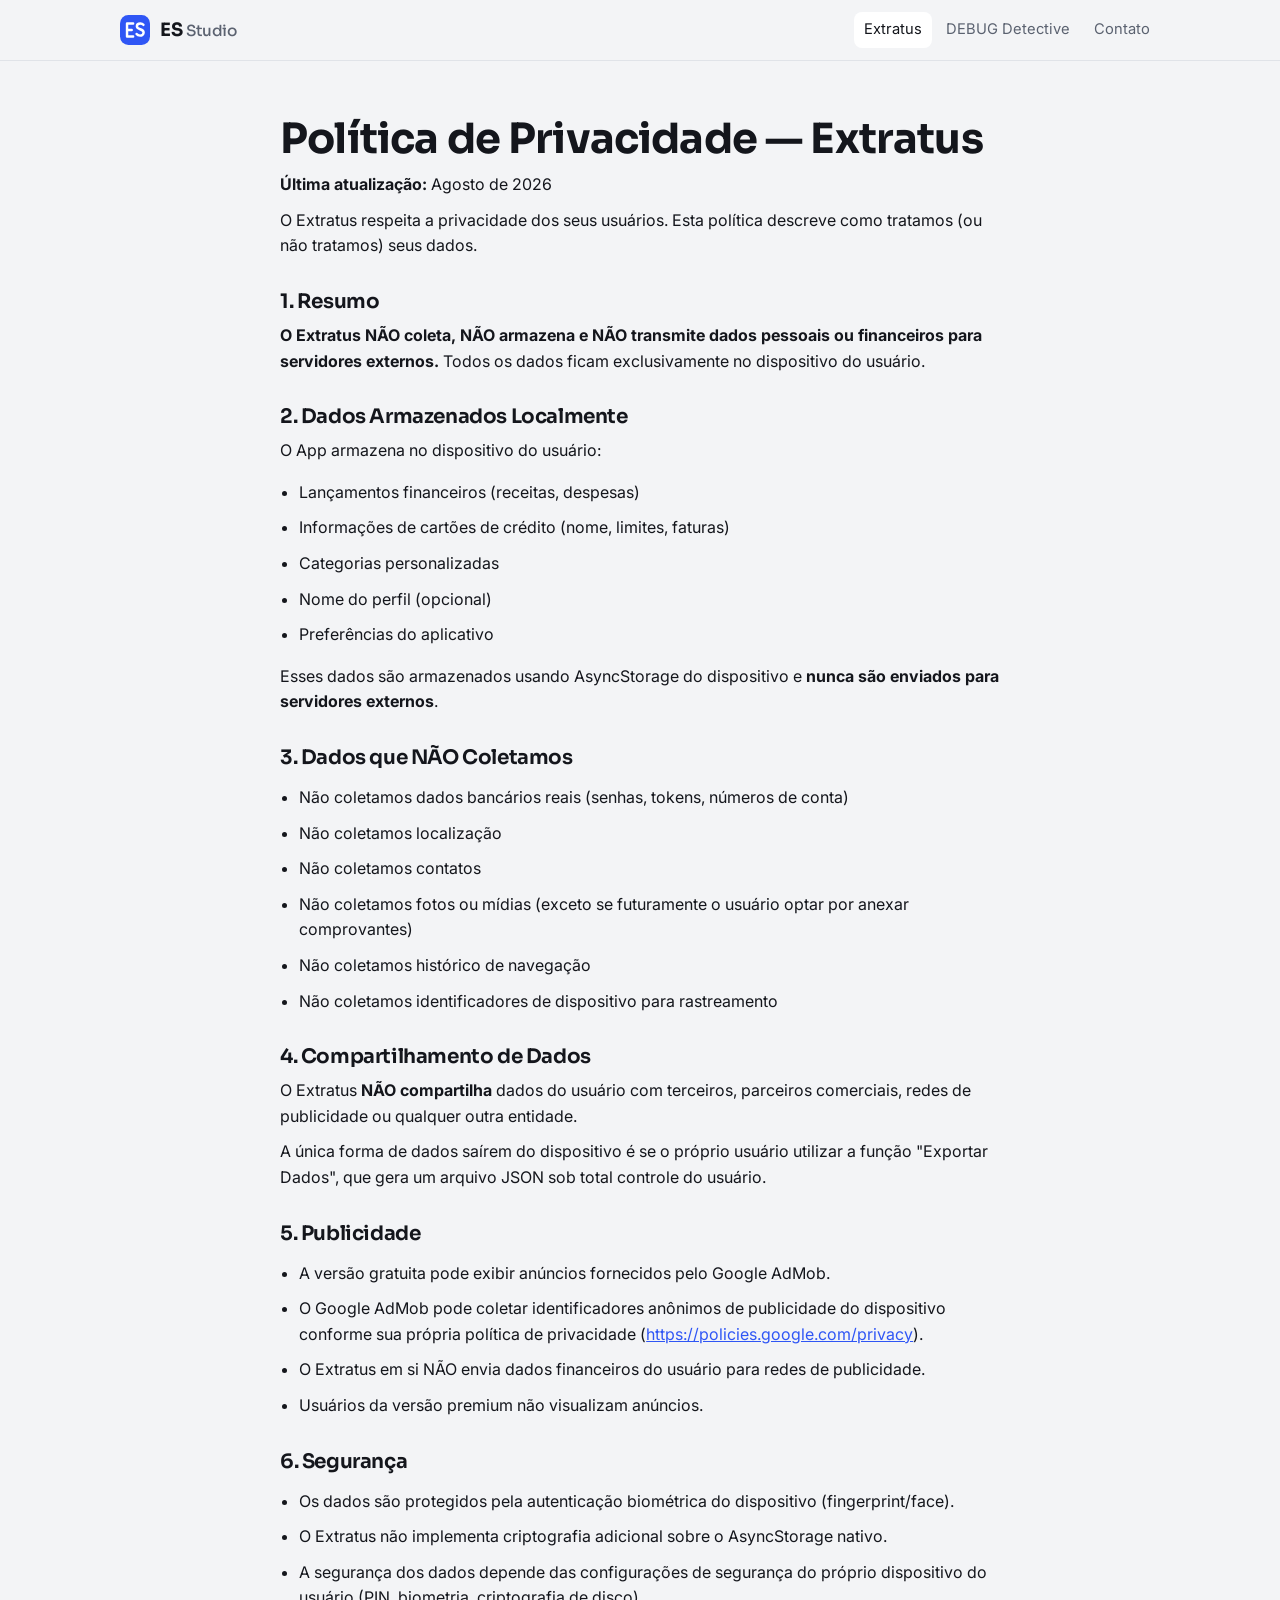
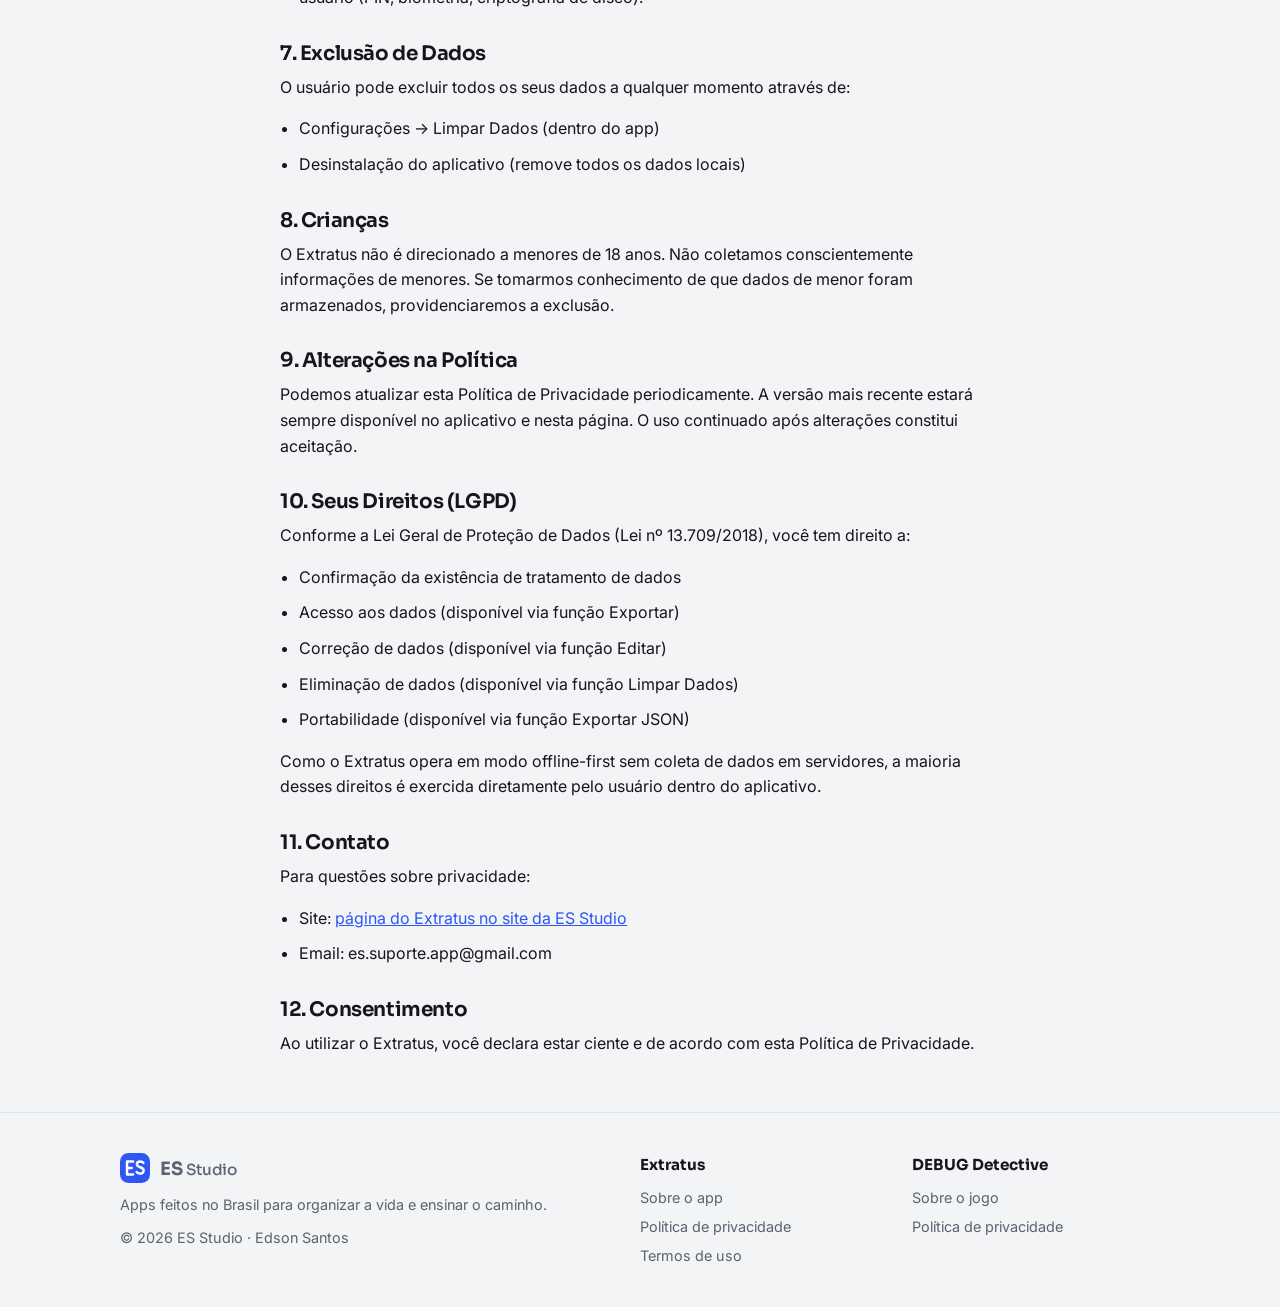
<file: extratus/privacidade.html>
<!doctype html>
<html lang="pt-BR">
<head>
<meta charset="utf-8">
<meta name="viewport" content="width=device-width,initial-scale=1,viewport-fit=cover">
<title>Política de Privacidade — Extratus</title>
<meta name="description" content="Política de privacidade do app Extratus.">
<meta property="og:title" content="Política de Privacidade — Extratus">
<meta property="og:description" content="Política de privacidade do app Extratus.">
<meta name="theme-color" content="#14161c">
<link rel="icon" href="../assets/img/favicon.svg" type="image/svg+xml">
<link rel="preconnect" href="https://fonts.googleapis.com"><link rel="preconnect" href="https://fonts.gstatic.com" crossorigin><link rel="stylesheet" href="https://fonts.googleapis.com/css2?family=Sora:wght@500;600;700&family=Inter:wght@400;500;600&family=JetBrains+Mono:wght@400&family=VT323&display=swap">
<link rel="stylesheet" href="../assets/style.css">

</head>
<body>
<header class="site-head"><div class="wrap">
  <a class="brand" href="../index.html"><svg viewBox="0 0 32 32" aria-hidden="true"><rect width="32" height="32" rx="9" fill="var(--accent)"/><path d="M14 9H7.5v14H14M7.5 16H12.5" stroke="#fff" stroke-width="2.6" fill="none" stroke-linecap="round" stroke-linejoin="round"/><path d="M25 10.5c-.8-1-2-1.5-3.4-1.5-2 0-3.6 1.1-3.6 3 0 4 7.2 2.4 7.2 6.6 0 2-1.7 3.4-3.8 3.4-1.5 0-2.9-.6-3.7-1.7" stroke="#fff" stroke-width="2.6" fill="none" stroke-linecap="round" stroke-linejoin="round"/></svg><span>ES <small>Studio</small></span></a>
  <nav class="nav" aria-label="Principal">
    <a href="../extratus/index.html" aria-current="page">Extratus</a>
    <a href="../debug-detective/index.html">DEBUG Detective</a>
    <a href="../index.html#contato">Contato</a>
  </nav>
</div></header>
<main class="wrap legal">
<h1>Política de Privacidade — Extratus</h1>
<p><strong>Última atualização:</strong> Agosto de 2026</p>
<p>O Extratus respeita a privacidade dos seus usuários. Esta política descreve como tratamos (ou não tratamos) seus dados.</p>
<h2>1. Resumo</h2>
<p><strong>O Extratus NÃO coleta, NÃO armazena e NÃO transmite dados pessoais ou financeiros para servidores externos.</strong> Todos os dados ficam exclusivamente no dispositivo do usuário.</p>
<h2>2. Dados Armazenados Localmente</h2>
<p>O App armazena no dispositivo do usuário:</p>
<ul>
<li>Lançamentos financeiros (receitas, despesas)</li>
<li>Informações de cartões de crédito (nome, limites, faturas)</li>
<li>Categorias personalizadas</li>
<li>Nome do perfil (opcional)</li>
<li>Preferências do aplicativo</li>
</ul>
<p>Esses dados são armazenados usando AsyncStorage do dispositivo e <strong>nunca são enviados para servidores externos</strong>.</p>
<h2>3. Dados que NÃO Coletamos</h2>
<ul>
<li>Não coletamos dados bancários reais (senhas, tokens, números de conta)</li>
<li>Não coletamos localização</li>
<li>Não coletamos contatos</li>
<li>Não coletamos fotos ou mídias (exceto se futuramente o usuário optar por anexar comprovantes)</li>
<li>Não coletamos histórico de navegação</li>
<li>Não coletamos identificadores de dispositivo para rastreamento</li>
</ul>
<h2>4. Compartilhamento de Dados</h2>
<p>O Extratus <strong>NÃO compartilha</strong> dados do usuário com terceiros, parceiros comerciais, redes de publicidade ou qualquer outra entidade.</p>
<p>A única forma de dados saírem do dispositivo é se o próprio usuário utilizar a função "Exportar Dados", que gera um arquivo JSON sob total controle do usuário.</p>
<h2>5. Publicidade</h2>
<ul>
<li>A versão gratuita pode exibir anúncios fornecidos pelo Google AdMob.</li>
<li>O Google AdMob pode coletar identificadores anônimos de publicidade do dispositivo conforme sua própria política de privacidade (<a href="https://policies.google.com/privacy" rel="noopener">https://policies.google.com/privacy</a>).</li>
<li>O Extratus em si NÃO envia dados financeiros do usuário para redes de publicidade.</li>
<li>Usuários da versão premium não visualizam anúncios.</li>
</ul>
<h2>6. Segurança</h2>
<ul>
<li>Os dados são protegidos pela autenticação biométrica do dispositivo (fingerprint/face).</li>
<li>O Extratus não implementa criptografia adicional sobre o AsyncStorage nativo.</li>
<li>A segurança dos dados depende das configurações de segurança do próprio dispositivo do usuário (PIN, biometria, criptografia de disco).</li>
</ul>
<h2>7. Exclusão de Dados</h2>
<p>O usuário pode excluir todos os seus dados a qualquer momento através de:</p>
<ul>
<li>Configurações → Limpar Dados (dentro do app)</li>
<li>Desinstalação do aplicativo (remove todos os dados locais)</li>
</ul>
<h2>8. Crianças</h2>
<p>O Extratus não é direcionado a menores de 18 anos. Não coletamos conscientemente informações de menores. Se tomarmos conhecimento de que dados de menor foram armazenados, providenciaremos a exclusão.</p>
<h2>9. Alterações na Política</h2>
<p>Podemos atualizar esta Política de Privacidade periodicamente. A versão mais recente estará sempre disponível no aplicativo e nesta página. O uso continuado após alterações constitui aceitação.</p>
<h2>10. Seus Direitos (LGPD)</h2>
<p>Conforme a Lei Geral de Proteção de Dados (Lei nº 13.709/2018), você tem direito a:</p>
<ul>
<li>Confirmação da existência de tratamento de dados</li>
<li>Acesso aos dados (disponível via função Exportar)</li>
<li>Correção de dados (disponível via função Editar)</li>
<li>Eliminação de dados (disponível via função Limpar Dados)</li>
<li>Portabilidade (disponível via função Exportar JSON)</li>
</ul>
<p>Como o Extratus opera em modo offline-first sem coleta de dados em servidores, a maioria desses direitos é exercida diretamente pelo usuário dentro do aplicativo.</p>
<h2>11. Contato</h2>
<p>Para questões sobre privacidade:</p>
<ul>
<li>Site: <a href="index.html">página do Extratus no site da ES Studio</a></li>
<li>Email: es.suporte.app@gmail.com</li>
</ul>
<h2>12. Consentimento</h2>
<p>Ao utilizar o Extratus, você declara estar ciente e de acordo com esta Política de Privacidade.</p>

</main>
<footer class="site-foot"><div class="wrap cols">
  <div class="stack" style="gap:10px">
    <a class="brand" href="../index.html"><svg viewBox="0 0 32 32" aria-hidden="true"><rect width="32" height="32" rx="9" fill="var(--accent)"/><path d="M14 9H7.5v14H14M7.5 16H12.5" stroke="#fff" stroke-width="2.6" fill="none" stroke-linecap="round" stroke-linejoin="round"/><path d="M25 10.5c-.8-1-2-1.5-3.4-1.5-2 0-3.6 1.1-3.6 3 0 4 7.2 2.4 7.2 6.6 0 2-1.7 3.4-3.8 3.4-1.5 0-2.9-.6-3.7-1.7" stroke="#fff" stroke-width="2.6" fill="none" stroke-linecap="round" stroke-linejoin="round"/></svg><span>ES <small>Studio</small></span></a>
    <p>Apps feitos no Brasil para organizar a vida e ensinar o caminho.</p>
    <p>© 2026 ES Studio · Edson Santos</p>
  </div>
  <div><h4>Extratus</h4><ul>
    <li><a href="../extratus/index.html">Sobre o app</a></li>
    <li><a href="../extratus/privacidade.html">Política de privacidade</a></li>
    <li><a href="../extratus/termos.html">Termos de uso</a></li>
  </ul></div>
  <div><h4>DEBUG Detective</h4><ul>
    <li><a href="../debug-detective/index.html">Sobre o jogo</a></li>
    <li><a href="../debug-detective/privacidade.html">Política de privacidade</a></li>
  </ul></div>
</div></footer>
<script>
document.addEventListener("click",function(e){var b=e.target.closest("[data-copy]");if(!b)return;var t=b.getAttribute("data-copy");
var done=function(){var o=b.textContent;b.textContent="Copiado";setTimeout(function(){b.textContent=o},1600)};
try{navigator.clipboard.writeText(t).then(done,function(){sel(b)})}catch(err){sel(b)}
function sel(el){var s=el.parentNode.querySelector("span");var r=document.createRange();r.selectNodeContents(s);var w=getSelection();w.removeAllRanges();w.addRange(r)}});
</script>
</body>
</html>
</file>
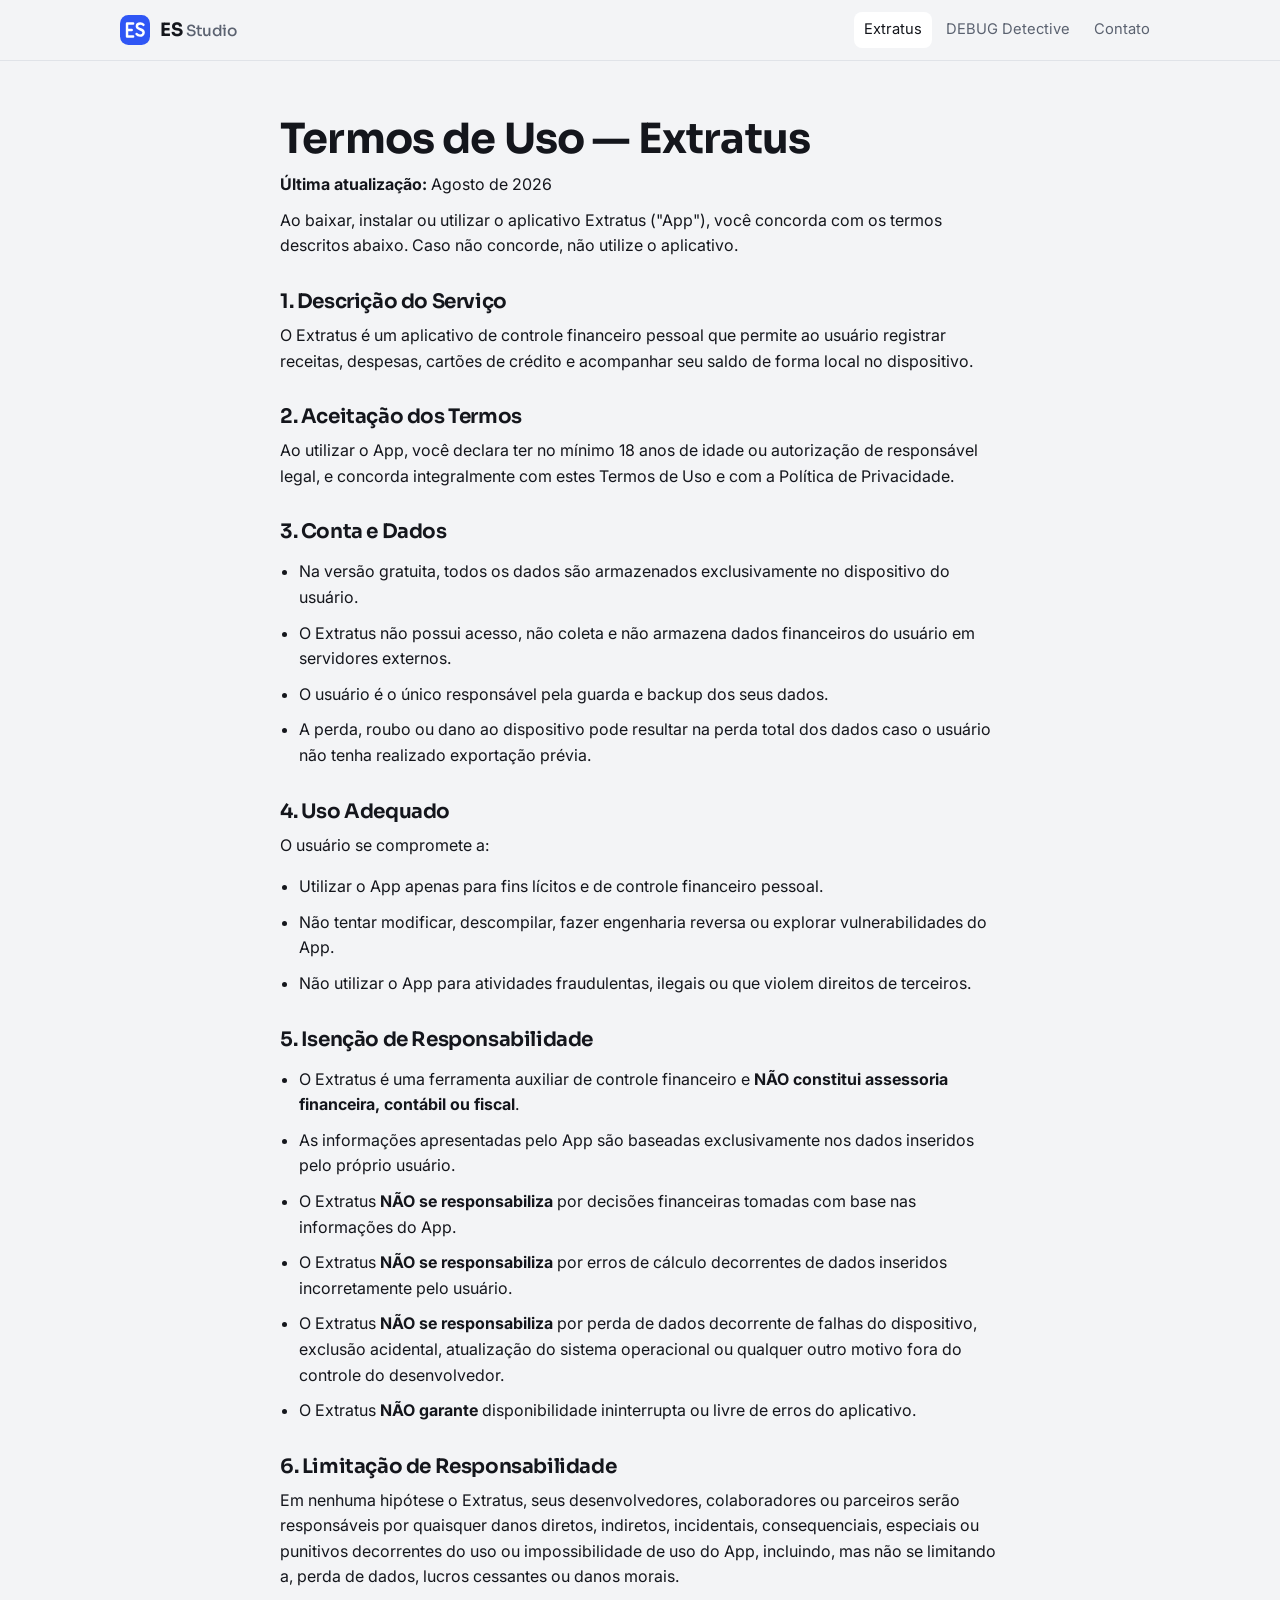
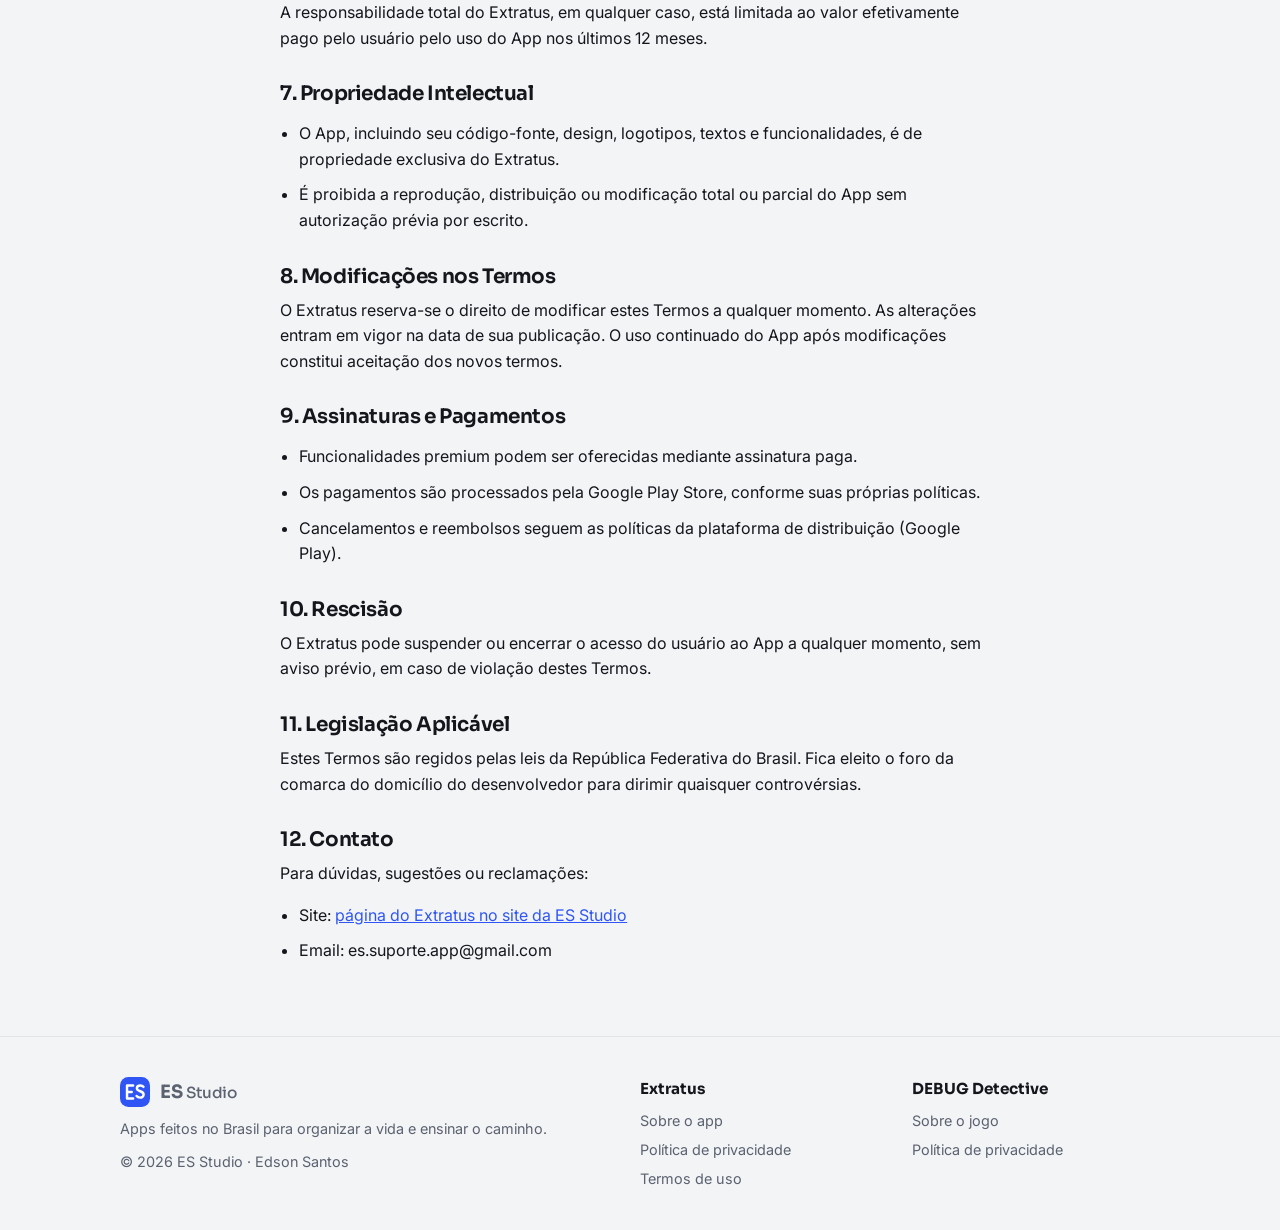
<file: extratus/termos.html>
<!doctype html>
<html lang="pt-BR">
<head>
<meta charset="utf-8">
<meta name="viewport" content="width=device-width,initial-scale=1,viewport-fit=cover">
<title>Termos de Uso — Extratus</title>
<meta name="description" content="Termos de uso do app Extratus.">
<meta property="og:title" content="Termos de Uso — Extratus">
<meta property="og:description" content="Termos de uso do app Extratus.">
<meta name="theme-color" content="#14161c">
<link rel="icon" href="../assets/img/favicon.svg" type="image/svg+xml">
<link rel="preconnect" href="https://fonts.googleapis.com"><link rel="preconnect" href="https://fonts.gstatic.com" crossorigin><link rel="stylesheet" href="https://fonts.googleapis.com/css2?family=Sora:wght@500;600;700&family=Inter:wght@400;500;600&family=JetBrains+Mono:wght@400&family=VT323&display=swap">
<link rel="stylesheet" href="../assets/style.css">

</head>
<body>
<header class="site-head"><div class="wrap">
  <a class="brand" href="../index.html"><svg viewBox="0 0 32 32" aria-hidden="true"><rect width="32" height="32" rx="9" fill="var(--accent)"/><path d="M14 9H7.5v14H14M7.5 16H12.5" stroke="#fff" stroke-width="2.6" fill="none" stroke-linecap="round" stroke-linejoin="round"/><path d="M25 10.5c-.8-1-2-1.5-3.4-1.5-2 0-3.6 1.1-3.6 3 0 4 7.2 2.4 7.2 6.6 0 2-1.7 3.4-3.8 3.4-1.5 0-2.9-.6-3.7-1.7" stroke="#fff" stroke-width="2.6" fill="none" stroke-linecap="round" stroke-linejoin="round"/></svg><span>ES <small>Studio</small></span></a>
  <nav class="nav" aria-label="Principal">
    <a href="../extratus/index.html" aria-current="page">Extratus</a>
    <a href="../debug-detective/index.html">DEBUG Detective</a>
    <a href="../index.html#contato">Contato</a>
  </nav>
</div></header>
<main class="wrap legal">
<h1>Termos de Uso — Extratus</h1>
<p><strong>Última atualização:</strong> Agosto de 2026</p>
<p>Ao baixar, instalar ou utilizar o aplicativo Extratus ("App"), você concorda com os termos descritos abaixo. Caso não concorde, não utilize o aplicativo.</p>
<h2>1. Descrição do Serviço</h2>
<p>O Extratus é um aplicativo de controle financeiro pessoal que permite ao usuário registrar receitas, despesas, cartões de crédito e acompanhar seu saldo de forma local no dispositivo.</p>
<h2>2. Aceitação dos Termos</h2>
<p>Ao utilizar o App, você declara ter no mínimo 18 anos de idade ou autorização de responsável legal, e concorda integralmente com estes Termos de Uso e com a Política de Privacidade.</p>
<h2>3. Conta e Dados</h2>
<ul>
<li>Na versão gratuita, todos os dados são armazenados exclusivamente no dispositivo do usuário.</li>
<li>O Extratus não possui acesso, não coleta e não armazena dados financeiros do usuário em servidores externos.</li>
<li>O usuário é o único responsável pela guarda e backup dos seus dados.</li>
<li>A perda, roubo ou dano ao dispositivo pode resultar na perda total dos dados caso o usuário não tenha realizado exportação prévia.</li>
</ul>
<h2>4. Uso Adequado</h2>
<p>O usuário se compromete a:</p>
<ul>
<li>Utilizar o App apenas para fins lícitos e de controle financeiro pessoal.</li>
<li>Não tentar modificar, descompilar, fazer engenharia reversa ou explorar vulnerabilidades do App.</li>
<li>Não utilizar o App para atividades fraudulentas, ilegais ou que violem direitos de terceiros.</li>
</ul>
<h2>5. Isenção de Responsabilidade</h2>
<ul>
<li>O Extratus é uma ferramenta auxiliar de controle financeiro e <strong>NÃO constitui assessoria financeira, contábil ou fiscal</strong>.</li>
<li>As informações apresentadas pelo App são baseadas exclusivamente nos dados inseridos pelo próprio usuário.</li>
<li>O Extratus <strong>NÃO se responsabiliza</strong> por decisões financeiras tomadas com base nas informações do App.</li>
<li>O Extratus <strong>NÃO se responsabiliza</strong> por erros de cálculo decorrentes de dados inseridos incorretamente pelo usuário.</li>
<li>O Extratus <strong>NÃO se responsabiliza</strong> por perda de dados decorrente de falhas do dispositivo, exclusão acidental, atualização do sistema operacional ou qualquer outro motivo fora do controle do desenvolvedor.</li>
<li>O Extratus <strong>NÃO garante</strong> disponibilidade ininterrupta ou livre de erros do aplicativo.</li>
</ul>
<h2>6. Limitação de Responsabilidade</h2>
<p>Em nenhuma hipótese o Extratus, seus desenvolvedores, colaboradores ou parceiros serão responsáveis por quaisquer danos diretos, indiretos, incidentais, consequenciais, especiais ou punitivos decorrentes do uso ou impossibilidade de uso do App, incluindo, mas não se limitando a, perda de dados, lucros cessantes ou danos morais.</p>
<p>A responsabilidade total do Extratus, em qualquer caso, está limitada ao valor efetivamente pago pelo usuário pelo uso do App nos últimos 12 meses.</p>
<h2>7. Propriedade Intelectual</h2>
<ul>
<li>O App, incluindo seu código-fonte, design, logotipos, textos e funcionalidades, é de propriedade exclusiva do Extratus.</li>
<li>É proibida a reprodução, distribuição ou modificação total ou parcial do App sem autorização prévia por escrito.</li>
</ul>
<h2>8. Modificações nos Termos</h2>
<p>O Extratus reserva-se o direito de modificar estes Termos a qualquer momento. As alterações entram em vigor na data de sua publicação. O uso continuado do App após modificações constitui aceitação dos novos termos.</p>
<h2>9. Assinaturas e Pagamentos</h2>
<ul>
<li>Funcionalidades premium podem ser oferecidas mediante assinatura paga.</li>
<li>Os pagamentos são processados pela Google Play Store, conforme suas próprias políticas.</li>
<li>Cancelamentos e reembolsos seguem as políticas da plataforma de distribuição (Google Play).</li>
</ul>
<h2>10. Rescisão</h2>
<p>O Extratus pode suspender ou encerrar o acesso do usuário ao App a qualquer momento, sem aviso prévio, em caso de violação destes Termos.</p>
<h2>11. Legislação Aplicável</h2>
<p>Estes Termos são regidos pelas leis da República Federativa do Brasil. Fica eleito o foro da comarca do domicílio do desenvolvedor para dirimir quaisquer controvérsias.</p>
<h2>12. Contato</h2>
<p>Para dúvidas, sugestões ou reclamações:</p>
<ul>
<li>Site: <a href="index.html">página do Extratus no site da ES Studio</a></li>
<li>Email: es.suporte.app@gmail.com</li>
</ul>

</main>
<footer class="site-foot"><div class="wrap cols">
  <div class="stack" style="gap:10px">
    <a class="brand" href="../index.html"><svg viewBox="0 0 32 32" aria-hidden="true"><rect width="32" height="32" rx="9" fill="var(--accent)"/><path d="M14 9H7.5v14H14M7.5 16H12.5" stroke="#fff" stroke-width="2.6" fill="none" stroke-linecap="round" stroke-linejoin="round"/><path d="M25 10.5c-.8-1-2-1.5-3.4-1.5-2 0-3.6 1.1-3.6 3 0 4 7.2 2.4 7.2 6.6 0 2-1.7 3.4-3.8 3.4-1.5 0-2.9-.6-3.7-1.7" stroke="#fff" stroke-width="2.6" fill="none" stroke-linecap="round" stroke-linejoin="round"/></svg><span>ES <small>Studio</small></span></a>
    <p>Apps feitos no Brasil para organizar a vida e ensinar o caminho.</p>
    <p>© 2026 ES Studio · Edson Santos</p>
  </div>
  <div><h4>Extratus</h4><ul>
    <li><a href="../extratus/index.html">Sobre o app</a></li>
    <li><a href="../extratus/privacidade.html">Política de privacidade</a></li>
    <li><a href="../extratus/termos.html">Termos de uso</a></li>
  </ul></div>
  <div><h4>DEBUG Detective</h4><ul>
    <li><a href="../debug-detective/index.html">Sobre o jogo</a></li>
    <li><a href="../debug-detective/privacidade.html">Política de privacidade</a></li>
  </ul></div>
</div></footer>
<script>
document.addEventListener("click",function(e){var b=e.target.closest("[data-copy]");if(!b)return;var t=b.getAttribute("data-copy");
var done=function(){var o=b.textContent;b.textContent="Copiado";setTimeout(function(){b.textContent=o},1600)};
try{navigator.clipboard.writeText(t).then(done,function(){sel(b)})}catch(err){sel(b)}
function sel(el){var s=el.parentNode.querySelector("span");var r=document.createRange();r.selectNodeContents(s);var w=getSelection();w.removeAllRanges();w.addRange(r)}});
</script>
</body>
</html>
</file>
<file: assets/style.css>
/* ES Studio — site institucional
   Layout: coluna central de 1080px, faixas de largura total para cada app,
   cada app com as cores da própria marca dentro da identidade neutra do estúdio. */
:root{
  --bg:#f3f4f6;
  --surface:#ffffff;
  --ink:#14161c;
  --muted:#5b6270;
  --line:#e0e3e8;
  --accent:#2f56f5;
  --accent-soft:#e6ebff;
  --ext-bg:#1b1a45;
  --ext-bg2:#25245a;
  --ext-teal:#259989;
  --ext-cyan:#12a3ca;
  --ext-ink:#eef0ff;
  --dbg-bg:#0a0e13;
  --dbg-panel:#111821;
  --dbg-line:#243342;
  --dbg-amber:#ffb84d;
  --dbg-teal:#62d6c6;
  --dbg-ink:#e8e2d2;
  --display:"Sora", "Segoe UI", system-ui, sans-serif;
  --body:"Inter", system-ui, -apple-system, "Segoe UI", sans-serif;
  --mono:"JetBrains Mono", ui-monospace, Menlo, Consolas, monospace;
  --pixel:"VT323", ui-monospace, monospace;
  --r:14px;
}
@media (prefers-color-scheme: dark){
  :root:not([data-theme="light"]){
    --bg:#0e1014; --surface:#161920; --ink:#eceef3; --muted:#9aa1ae; --line:#262a33;
    --accent:#7e95ff; --accent-soft:#1c2340; color-scheme:dark;
  }
}
:root[data-theme="dark"]{
  --bg:#0e1014; --surface:#161920; --ink:#eceef3; --muted:#9aa1ae; --line:#262a33;
  --accent:#7e95ff; --accent-soft:#1c2340; color-scheme:dark;
}

*,*::before,*::after{box-sizing:border-box}
html{scroll-behavior:smooth}
body{margin:0;background:var(--bg);color:var(--ink);font-family:var(--body);font-size:16px;line-height:1.6;-webkit-font-smoothing:antialiased}
img{max-width:100%;display:block}
a{color:var(--accent)}
a:focus-visible,button:focus-visible{outline:2px solid var(--accent);outline-offset:3px;border-radius:4px}
h1,h2,h3{font-family:var(--display);line-height:1.1;margin:0;text-wrap:balance;letter-spacing:-.02em}
h1{font-size:clamp(2.2rem,6vw,4rem);font-weight:700}
h2{font-size:clamp(1.6rem,3.6vw,2.4rem);font-weight:650}
h3{font-size:1.2rem;font-weight:600;letter-spacing:-.01em}
p{margin:0}
.eyebrow{font-family:var(--mono);font-size:.74rem;letter-spacing:.14em;text-transform:uppercase;color:var(--muted)}

.wrap{width:100%;max-width:1080px;margin:0 auto;padding-left:max(20px,env(safe-area-inset-left,0px));padding-right:max(20px,env(safe-area-inset-right,0px))}
.stack{display:flex;flex-direction:column;gap:16px}
.lead{font-size:1.15rem;color:var(--muted);max-width:58ch}

/* header */
.site-head{position:sticky;top:0;z-index:20;background:color-mix(in srgb,var(--bg) 88%,transparent);backdrop-filter:blur(10px);border-bottom:1px solid var(--line)}
.site-head .wrap{display:flex;align-items:center;justify-content:space-between;flex-wrap:wrap;gap:6px 16px;padding-block:12px}
.brand{white-space:nowrap;display:flex;align-items:center;gap:10px;text-decoration:none;color:var(--ink);font-family:var(--display);font-weight:700;font-size:1.15rem;letter-spacing:-.02em}
.brand svg{width:30px;height:30px;flex:none}
.brand small{font-weight:500;color:var(--muted)}
.nav{display:flex;gap:4px;flex-wrap:wrap}
.nav a{color:var(--muted);text-decoration:none;font-size:.92rem;padding:6px 10px;border-radius:8px}
.nav a:hover,.nav a[aria-current="page"]{color:var(--ink);background:var(--surface)}

/* buttons */
.btn{display:inline-flex;align-items:center;gap:8px;min-height:46px;padding:10px 20px;border-radius:999px;font-weight:600;text-decoration:none;font-size:.95rem;border:1px solid transparent}
.btn.primary{background:var(--accent);color:#fff}
.btn.ghost{border-color:var(--line);color:var(--ink);background:var(--surface)}
.row{display:flex;flex-wrap:wrap;gap:12px;align-items:center}
.pill{display:inline-flex;align-items:center;gap:8px;font-family:var(--mono);font-size:.72rem;letter-spacing:.08em;text-transform:uppercase;padding:5px 11px;border-radius:999px;border:1px solid currentColor;white-space:nowrap}
.pill i{width:7px;height:7px;border-radius:50%;background:currentColor;display:inline-block}

/* hero */
.hero{padding-block:72px 48px}
.hero h1 em{font-style:normal;color:var(--accent)}

/* app bands on home */
.apps{display:grid;grid-template-columns:repeat(2,minmax(0,1fr));gap:20px;padding-bottom:72px}
.app-card{border-radius:var(--r);overflow:hidden;display:flex;flex-direction:column;min-width:0;text-decoration:none}
.app-card .body{padding:28px;display:flex;flex-direction:column;gap:14px;flex:1}
.app-card .more{margin-top:auto;font-weight:600}
.app-card.ext{background:var(--ext-bg);color:var(--ext-ink)}
.app-card.ext .media{background:linear-gradient(180deg,var(--ext-bg2),var(--ext-bg));display:flex;justify-content:center;align-items:flex-start;gap:14px;padding:28px 20px 0;overflow:hidden;height:300px}
.app-card.ext .media img{width:46%;max-width:300px;height:auto;border-radius:18px 18px 0 0;box-shadow:0 10px 40px rgba(0,0,0,.35)}
.app-card.ext .media img+img{margin-top:36px}
.app-card.ext .more{color:#5fd6c3}
.app-card.dbg{background:var(--dbg-bg);color:var(--dbg-ink);border:1px solid var(--dbg-line)}
.app-card.dbg .media{border-bottom:1px solid var(--dbg-line);height:300px;display:flex;align-items:center;justify-content:center;background:#05080b}
.app-card.dbg .more{color:var(--dbg-amber)}
.app-card .tag{opacity:.75;font-size:.95rem}
.app-card:hover .more{text-decoration:underline}

canvas.px{width:100%;height:auto;image-rendering:pixelated;display:block}

/* principles */
.section{padding-block:64px;border-top:1px solid var(--line)}
.grid3{display:grid;grid-template-columns:repeat(3,minmax(0,1fr));gap:20px;margin-top:28px}
.card{background:var(--surface);border:1px solid var(--line);border-radius:var(--r);padding:24px;display:flex;flex-direction:column;gap:8px;min-width:0}
.card p{color:var(--muted)}
.card .k{font-family:var(--mono);font-size:.78rem;color:var(--accent)}

.contact{display:grid;grid-template-columns:1.2fr 1fr;gap:24px;align-items:start}
.mail{font-family:var(--mono);font-size:1rem;background:var(--surface);border:1px solid var(--line);border-radius:10px;padding:12px 14px;display:flex;justify-content:space-between;gap:10px;align-items:center;overflow-wrap:anywhere}
.mail button{font:inherit;font-size:.82rem;border:1px solid var(--line);background:var(--bg);color:var(--ink);border-radius:8px;padding:6px 10px;cursor:pointer;white-space:nowrap}

/* footer */
.site-foot{border-top:1px solid var(--line);padding-block:40px;color:var(--muted);font-size:.9rem}
.site-foot .cols{display:grid;grid-template-columns:2fr 1fr 1fr;gap:24px}
.site-foot h4{font-family:var(--display);color:var(--ink);font-size:.95rem;margin:0 0 8px}
.site-foot ul{list-style:none;margin:0;padding:0;display:grid;gap:6px}
.site-foot a{color:var(--muted);text-decoration:none}
.site-foot a:hover{color:var(--ink)}

/* ========== app pages ========== */
.band{padding-block:64px}
.band.ext{background:var(--ext-bg);color:var(--ext-ink)}
.band.dbg{background:var(--dbg-bg);color:var(--dbg-ink)}
.split{display:grid;grid-template-columns:1.05fr .95fr;gap:40px;align-items:center}
.split>*{min-width:0}
.band.ext .lead{color:#c3c6ef}
.band.dbg .lead{color:#a9b3bd}
.band.ext .eyebrow{color:#7fd9cb}
.band.dbg .eyebrow{color:var(--dbg-teal)}
.band.ext .btn.primary{background:var(--ext-teal)}
.band.dbg .btn.primary{background:var(--dbg-amber);color:#1a1206}
.band .btn.ghost{background:transparent;color:inherit;border-color:rgba(255,255,255,.25)}
.ext-logo{width:120px;height:auto}
.phones{display:flex;gap:16px;justify-content:center;align-items:flex-start}
.phones img{width:auto;height:auto;max-width:min(320px,46%);max-height:415px;object-fit:contain;border-radius:22px;box-shadow:0 18px 50px rgba(0,0,0,.45)}
.phones img:nth-child(2){margin-top:48px}

.feat{display:grid;grid-template-columns:repeat(3,minmax(0,1fr));gap:20px;margin-top:28px}
.feat .card h3{display:flex;gap:10px;align-items:center}
.feat .ico{width:34px;height:34px;border-radius:10px;display:grid;place-items:center;background:var(--accent-soft);color:var(--accent);flex:none}
.feat .ico svg{width:18px;height:18px}

.shots{display:flex;gap:16px;overflow-x:auto;padding-bottom:12px;margin-top:24px;scroll-snap-type:x mandatory}
.shots figure{margin:0;flex:0 0 auto;scroll-snap-align:start}
.shots img{width:auto;height:auto;max-width:320px;max-height:415px;object-fit:contain;border-radius:18px;border:1px solid var(--line)}
.shots figcaption{font-size:.85rem;color:var(--muted);margin-top:8px}

.ladder{list-style:none;margin:28px 0 0;padding:0;display:grid;gap:10px;counter-reset:s}
.ladder li{counter-increment:s;display:grid;grid-template-columns:56px 1fr auto;gap:16px;align-items:center;background:var(--dbg-panel);border:1px solid var(--dbg-line);border-radius:10px;padding:14px 18px}
.ladder li::before{content:"T" counter(s);font-family:var(--pixel);font-size:1.8rem;color:var(--dbg-amber);line-height:1}
.ladder b{font-family:var(--pixel);font-weight:400;font-size:1.6rem;color:var(--dbg-ink);display:block;line-height:1}
.ladder span{color:#a9b3bd;font-size:.9rem}
.ladder em{font-style:normal;font-family:var(--mono);font-size:.7rem;letter-spacing:.08em;text-transform:uppercase;color:var(--dbg-teal);border:1px solid var(--dbg-line);border-radius:999px;padding:3px 9px;white-space:nowrap}
.pixel-title{font-family:var(--pixel);font-weight:400;font-size:clamp(3rem,10vw,5.6rem);line-height:.85;letter-spacing:0;color:var(--dbg-amber)}
.pixel-title span{color:var(--dbg-teal)}
.crt{border:1px solid var(--dbg-line);border-radius:12px;overflow:hidden;background:#05080b}
.term{font-family:var(--mono);font-size:.85rem;background:#05080b;border:1px solid var(--dbg-line);border-radius:10px;padding:16px 18px;overflow-x:auto;white-space:pre;color:var(--dbg-ink);line-height:1.7}
.term .c{color:#6c7f8f}.term .s{color:#86e08f}.term .k{color:var(--dbg-amber)}

.faq{display:grid;gap:10px;margin-top:24px}
.faq details{background:var(--surface);border:1px solid var(--line);border-radius:10px;padding:14px 18px}
.faq summary{cursor:pointer;font-weight:600}
.faq p{color:var(--muted);margin-top:8px}

/* legal */
.legal{max-width:760px;padding-block:56px}
.legal h1{font-size:clamp(1.8rem,5vw,2.6rem)}
.legal h2{font-size:1.25rem;margin-top:32px}
.legal p,.legal li{color:var(--ink);margin-top:10px}
.legal ul{padding-left:1.2em}
.legal .note{background:var(--accent-soft);border-radius:10px;padding:14px 16px;margin-top:20px;font-size:.95rem}

@media (max-width:860px){
  .apps,.split,.contact{grid-template-columns:1fr}
  .grid3,.feat{grid-template-columns:1fr}
  .site-foot .cols{grid-template-columns:1fr 1fr}
  .site-foot .cols>:first-child{grid-column:1/-1}
  .hero{padding-block:48px 32px}
  .app-card.ext .media,.app-card.dbg .media{height:240px}
  .phones img:nth-child(2){margin-top:28px}
}
@media (max-width:520px){
  .ladder li{grid-template-columns:44px 1fr}
  .ladder em{grid-column:2;justify-self:start}
  .nav a{padding:6px 8px;font-size:.88rem}
  .nav{margin-left:-8px}
}
@media (prefers-reduced-motion: reduce){ html{scroll-behavior:auto} }
</file>
